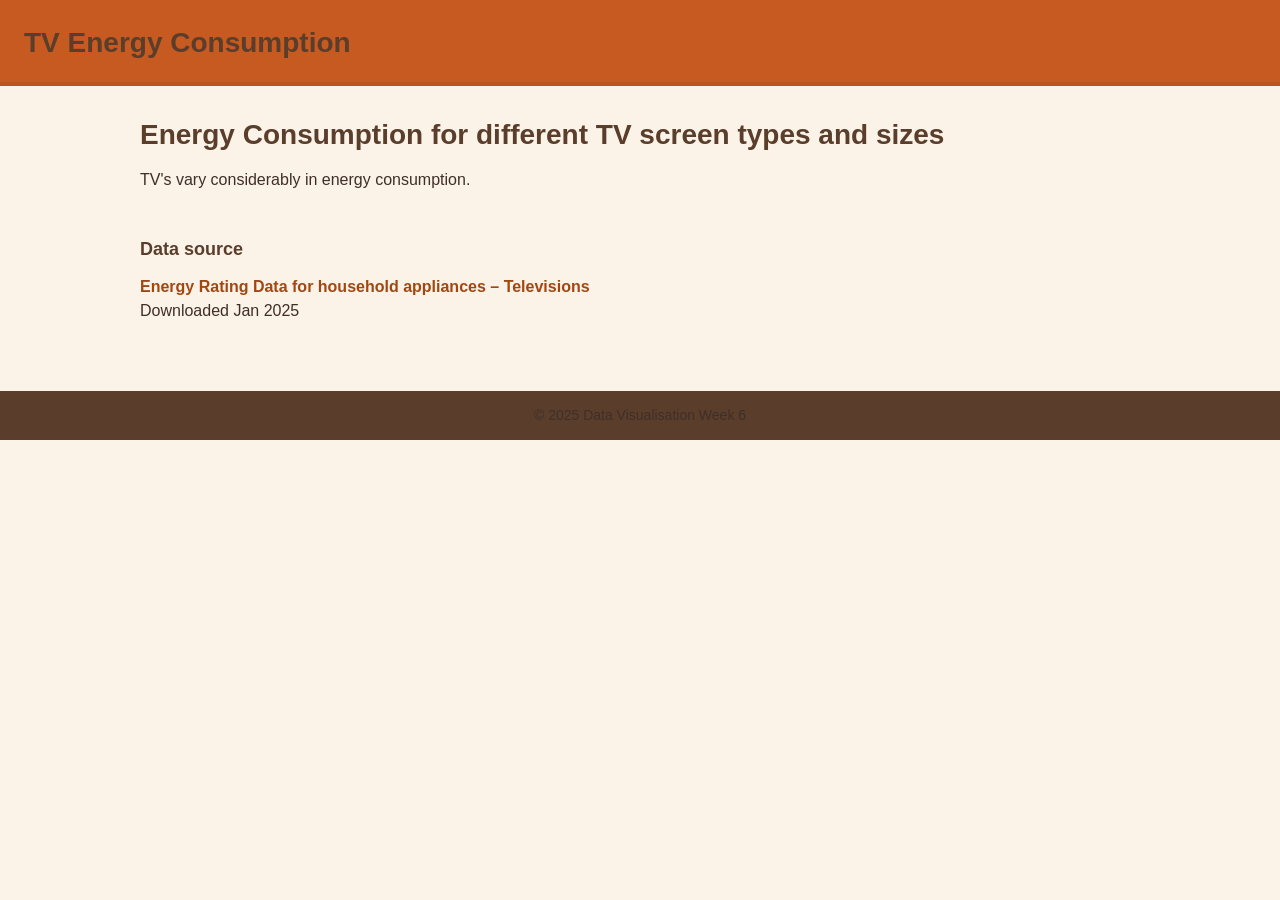
<file: T06/index.html>
<!DOCTYPE html>
<html lang="en">

<head>
    <meta charset="UTF-8">
    <!-- Make the page render correctly on mobile and desktop screens. -->
    <meta name="viewport" content="width=device-width, initial-scale=1.0">
    <title>Responsive D3 Chart</title>
    <!-- Load the shared page layout and chart-specific styles. -->
    <link rel="stylesheet" href="css/base.css">
    <link rel="stylesheet" href="css/visualisations.css">
</head>

<body>
    <!-- Identify the subject of the visualisation. -->
    <header>
        <h1>TV Energy Consumption</h1>
    </header>

    <!-- Present the chart title, filters, charts, and data attribution. -->
    <main>
        <div>
            <h1>Energy Consumption for different TV screen types and sizes</h1>
            <p>TV's vary considerably in energy consumption.</p>

            <!-- JavaScript adds screen-technology filter buttons here. -->
            <div id="filters_screen"></div>

            <!-- JavaScript renders the energy histogram and TV scatterplot here. -->
            <div id="histogram" class="responsive-svg-container"></div>
            <div id="scatterplot" class="responsive-svg-container"></div>

            <!-- Credit the source of the television energy-rating data. -->
            <div class="body">
                <h3>Data source</h3>
                <p>
                    <a href="https://data.gov.au/">
                        Energy Rating Data for household appliances – Televisions
                    </a><br>
                    Downloaded Jan 2025
                </p>
            </div>
        </div>
    </main>

    <!-- Close the page with its course and year attribution. -->
    <footer>
        <p>&copy; 2025 Data Visualisation Week 6</p>
    </footer>

    <!-- Load D3 before the chart code, and load the CSV after its renderers. -->
    <script src="https://d3js.org/d3.v7.min.js"></script>
    <script src="js/shared-constants.js"></script>
    <script src="js/interactions.js"></script>
    <script src="js/histogram.js"></script>
    <script src="js/scatterplot.js"></script>

    <script src="js/load-data.js"></script>
</body>

</html>
</file>
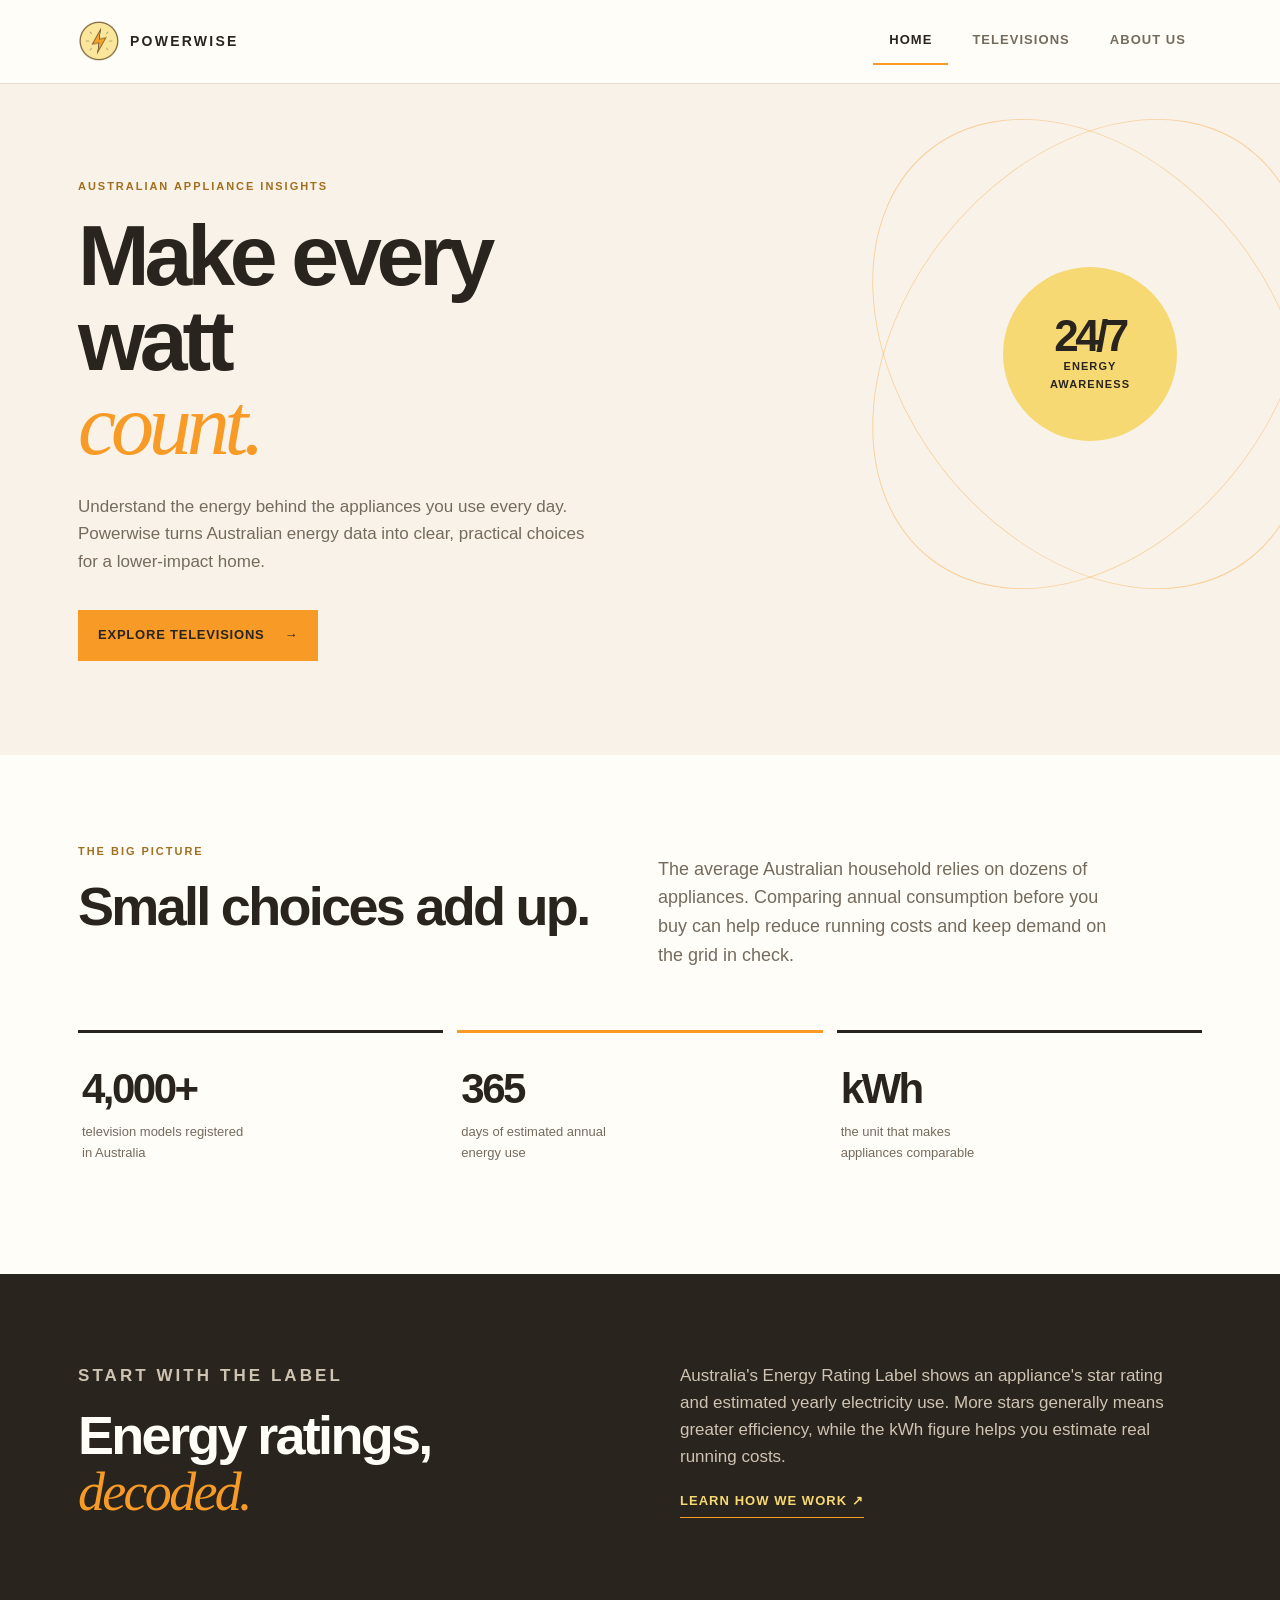
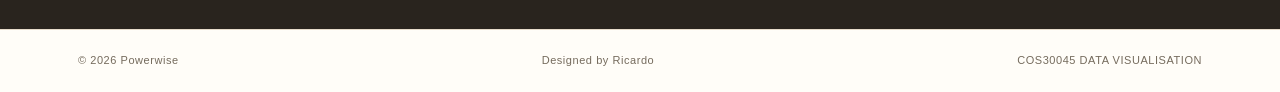
<file: Project_1/src/index.html>
<!DOCTYPE html>
<html lang="en">
<head>
  <meta charset="UTF-8">
  <meta name="viewport" content="width=device-width, initial-scale=1.0">
  <meta name="description" content="Powerwise explores appliance energy consumption in the Australian market.">
  <title>Powerwise | Home</title>
  <link rel="stylesheet" href="style/index.css">
  <script src="script/script.js" defer></script>
</head>
<body data-page="home">
  <header class="site-header">
    <div class="nav-shell">
      <a class="brand" href="index.html" data-page-link="home" aria-label="Powerwise home">
        <img src="images/PowerIcon.png" alt="" class="brand-mark">
        <span>POWERWISE</span>
      </a>
      <nav aria-label="Primary navigation">
        <a href="index.html" data-page-link="home">Home</a>
        <a href="television.html" data-page-link="televisions">Televisions</a>
        <a href="about.html" data-page-link="about">About us</a>
      </nav>
    </div>
  </header>

  <main>
    <section class="hero hero-home">
      <div class="hero-content">
        <p class="eyebrow">AUSTRALIAN APPLIANCE INSIGHTS</p>
        <h1>Make every watt<br><em>count.</em></h1>
        <p class="hero-copy">Understand the energy behind the appliances you use every day. Powerwise turns Australian energy data into clear, practical choices for a lower-impact home.</p>
        <a class="button button-primary" href="television.html" data-page-link="televisions">Explore televisions <span aria-hidden="true">→</span></a>
      </div>
      <div class="hero-orbit" aria-hidden="true">
        <div class="orbit orbit-one"></div><div class="orbit orbit-two"></div>
        <div class="energy-badge"><strong>24/7</strong><span>energy<br>awareness</span></div>
      </div>
    </section>

    <section class="section intro-section">
      <div class="section-heading">
        <p class="eyebrow">THE BIG PICTURE</p>
        <h2>Small choices add up.</h2>
      </div>
      <p class="section-lede">The average Australian household relies on dozens of appliances. Comparing annual consumption before you buy can help reduce running costs and keep demand on the grid in check.</p>
      <div class="stat-grid">
        <article class="stat-card"><span class="stat-number">4,000+</span><span class="stat-label">television models registered in Australia</span></article>
        <article class="stat-card accent-card"><span class="stat-number">365</span><span class="stat-label">days of estimated annual energy use</span></article>
        <article class="stat-card"><span class="stat-number">kWh</span><span class="stat-label">the unit that makes appliances comparable</span></article>
      </div>
    </section>

    <section class="section dark-section">
      <div class="split-content">
        <div>
          <p class="eyebrow eyebrow-light">START WITH THE LABEL</p>
          <h2>Energy ratings,<br><em>decoded.</em></h2>
        </div>
        <div>
          <p>Australia's Energy Rating Label shows an appliance's star rating and estimated yearly electricity use. More stars generally means greater efficiency, while the kWh figure helps you estimate real running costs.</p>
          <a class="text-link" href="about.html" data-page-link="about">Learn how we work <span aria-hidden="true">↗</span></a>
        </div>
      </div>
    </section>
  </main>

  <footer class="site-footer">
    <span>© <span data-year></span> Powerwise</span>
    <span>Designed by Ricardo</span>
    <span>COS30045 DATA VISUALISATION</span>
  </footer>
</body>
</html>
</file>
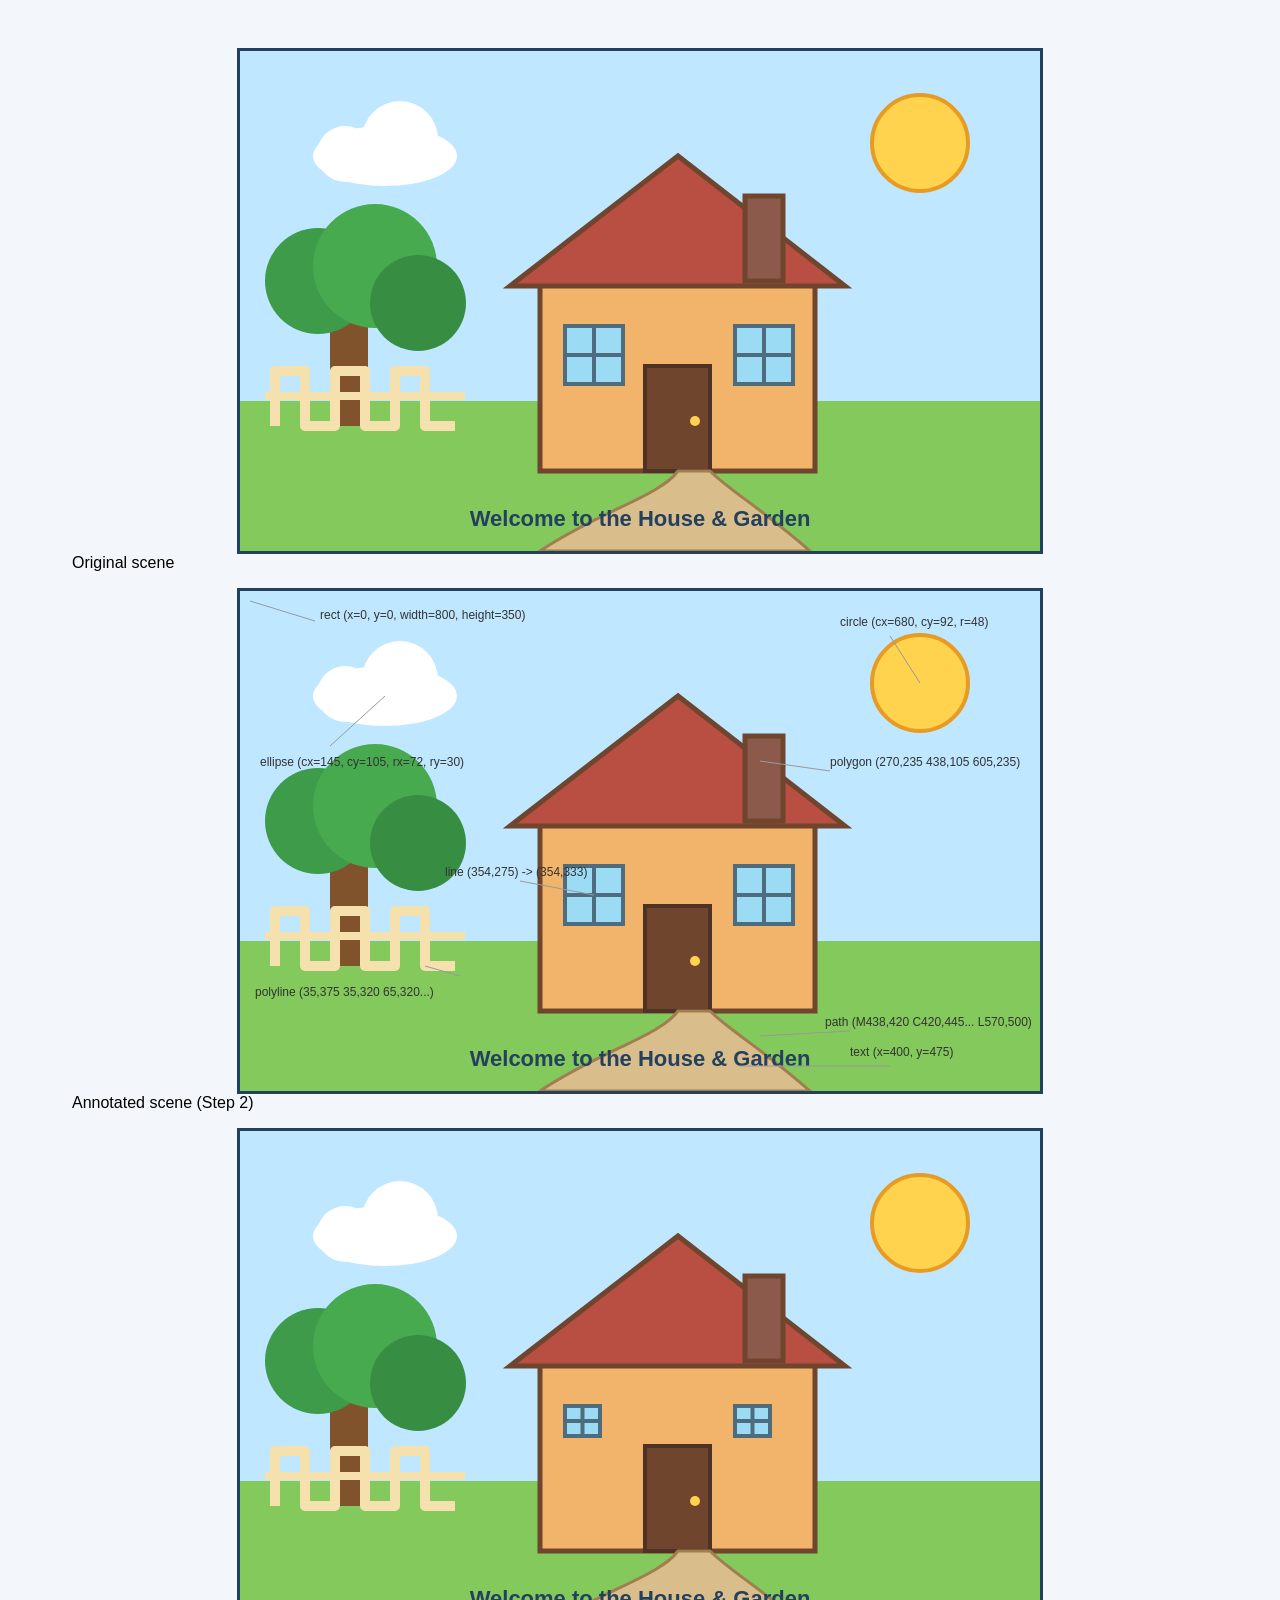
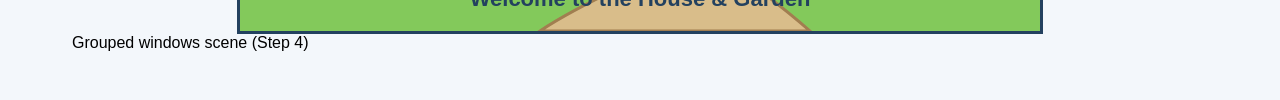
<file: T04/T04-1/index.html>
<!DOCTYPE html>
<html lang="en">
<head>
	<meta charset="UTF-8">
	<meta name="viewport" content="width=device-width, initial-scale=1.0">
	<title>T04 &ndash; SVG House &amp; Garden</title>
	<style>
		body {
			margin: 0;
			padding: 2rem;
			background: #f3f7fb;
			font-family: Arial, sans-serif;
		}

		svg {
			display: block;
			width: min(100%, 800px);
			height: auto;
			margin: 0 auto;
			border: 3px solid #23415f;
			background: #ccecff;
		}

		#scene-annotated #annotations {
			font-size: 12px;
			fill: #333;
			stroke: #999;
			stroke-width: 1;
		}

		#scene-annotated #annotations text,
		#scene-annotated #annotations line {
			pointer-events: none;
		}

		#scene-annotated #annotations text {
			stroke: none;
		}
	</style>
</head>
<body>
	<figure id="scene-original">
	<svg viewBox="0 0 800 500" role="img" aria-labelledby="scene-title scene-description">
		<title id="scene-title">T04 &ndash; SVG House &amp; Garden</title>
		<desc id="scene-description">A sunny garden scene with a blue sky, cloud, tree, fenced house, curved garden path, and grass.</desc>

		<!-- Sky and grass -->
		<rect x="0" y="0" width="800" height="350" fill="#bfe7ff"></rect>
		<rect x="0" y="350" width="800" height="150" fill="#83c95b"></rect>

		<!-- Sun and cloud -->
		<circle cx="680" cy="92" r="48" fill="#ffd34d" stroke="#e89b22" stroke-width="4"></circle>
		<ellipse cx="145" cy="105" rx="72" ry="30" fill="#ffffff"></ellipse>
		<circle cx="105" cy="103" r="28" fill="#ffffff"></circle>
		<circle cx="160" cy="88" r="38" fill="#ffffff"></circle>

		<!-- Tree -->
		<rect x="90" y="245" width="38" height="130" fill="#80532d"></rect>
		<circle cx="78" cy="230" r="53" fill="#3d9b4a"></circle>
		<circle cx="135" cy="215" r="62" fill="#48aa4f"></circle>
		<circle cx="178" cy="252" r="48" fill="#378e43"></circle>

		<!-- House body, roof, and chimney -->
		<rect x="300" y="230" width="275" height="190" fill="#f2b36b" stroke="#70452d" stroke-width="5"></rect>
		<polygon points="270,235 438,105 605,235" fill="#b94f43" stroke="#70452d" stroke-width="5"></polygon>
		<rect x="505" y="145" width="38" height="85" fill="#8b5a4a" stroke="#70452d" stroke-width="5"></rect>

		<!-- Door and windows -->
		<rect x="405" y="315" width="65" height="105" fill="#70452d" stroke="#4e3225" stroke-width="4"></rect>
		<circle cx="455" cy="370" r="5" fill="#ffd34d"></circle>
		<rect x="325" y="275" width="58" height="58" fill="#9cdbf4" stroke="#4e6c7d" stroke-width="4"></rect>
		<line x1="354" y1="275" x2="354" y2="333" stroke="#4e6c7d" stroke-width="4"></line>
		<line x1="325" y1="304" x2="383" y2="304" stroke="#4e6c7d" stroke-width="4"></line>
		<rect x="495" y="275" width="58" height="58" fill="#9cdbf4" stroke="#4e6c7d" stroke-width="4"></rect>
		<line x1="524" y1="275" x2="524" y2="333" stroke="#4e6c7d" stroke-width="4"></line>
		<line x1="495" y1="304" x2="553" y2="304" stroke="#4e6c7d" stroke-width="4"></line>

		<!-- Fence -->
		<polyline points="35,375 35,320 65,320 65,375 95,375 95,320 125,320 125,375 155,375 155,320 185,320 185,375 215,375" fill="none" stroke="#f4e1ad" stroke-width="10" stroke-linejoin="round"></polyline>
		<line x1="25" y1="345" x2="225" y2="345" stroke="#f4e1ad" stroke-width="8"></line>

		<!-- Curved garden path -->
		<path d="M 438 420 C 420 445, 360 460, 300 500 L 570 500 C 525 460, 490 440, 470 420 Z" fill="#d9bd8a" stroke="#a17e50" stroke-width="3"></path>

		<!-- Caption -->
		<text x="400" y="475" text-anchor="middle" font-size="22" font-weight="bold" fill="#23415f">Welcome to the House &amp; Garden</text>
	</svg>
		<figcaption>Original scene</figcaption>
	</figure>

	<figure id="scene-annotated-figure">
	<svg id="scene-annotated" viewBox="0 0 800 500" role="img" aria-labelledby="scene-annotated-title scene-annotated-description">
		<title id="scene-annotated-title">T04 &ndash; SVG House &amp; Garden, annotated</title>
		<desc id="scene-annotated-description">The original house and garden scene with labels identifying SVG shape attributes.</desc>

		<!-- Sky and grass -->
		<rect x="0" y="0" width="800" height="350" fill="#bfe7ff"></rect>
		<rect x="0" y="350" width="800" height="150" fill="#83c95b"></rect>

		<!-- Sun and cloud -->
		<circle cx="680" cy="92" r="48" fill="#ffd34d" stroke="#e89b22" stroke-width="4"></circle>
		<ellipse cx="145" cy="105" rx="72" ry="30" fill="#ffffff"></ellipse>
		<circle cx="105" cy="103" r="28" fill="#ffffff"></circle>
		<circle cx="160" cy="88" r="38" fill="#ffffff"></circle>

		<!-- Tree -->
		<rect x="90" y="245" width="38" height="130" fill="#80532d"></rect>
		<circle cx="78" cy="230" r="53" fill="#3d9b4a"></circle>
		<circle cx="135" cy="215" r="62" fill="#48aa4f"></circle>
		<circle cx="178" cy="252" r="48" fill="#378e43"></circle>

		<!-- House body, roof, and chimney -->
		<rect x="300" y="230" width="275" height="190" fill="#f2b36b" stroke="#70452d" stroke-width="5"></rect>
		<polygon points="270,235 438,105 605,235" fill="#b94f43" stroke="#70452d" stroke-width="5"></polygon>
		<rect x="505" y="145" width="38" height="85" fill="#8b5a4a" stroke="#70452d" stroke-width="5"></rect>

		<!-- Door and windows -->
		<rect x="405" y="315" width="65" height="105" fill="#70452d" stroke="#4e3225" stroke-width="4"></rect>
		<circle cx="455" cy="370" r="5" fill="#ffd34d"></circle>
		<rect x="325" y="275" width="58" height="58" fill="#9cdbf4" stroke="#4e6c7d" stroke-width="4"></rect>
		<line x1="354" y1="275" x2="354" y2="333" stroke="#4e6c7d" stroke-width="4"></line>
		<line x1="325" y1="304" x2="383" y2="304" stroke="#4e6c7d" stroke-width="4"></line>
		<rect x="495" y="275" width="58" height="58" fill="#9cdbf4" stroke="#4e6c7d" stroke-width="4"></rect>
		<line x1="524" y1="275" x2="524" y2="333" stroke="#4e6c7d" stroke-width="4"></line>
		<line x1="495" y1="304" x2="553" y2="304" stroke="#4e6c7d" stroke-width="4"></line>

		<!-- Fence -->
		<polyline points="35,375 35,320 65,320 65,375 95,375 95,320 125,320 125,375 155,375 155,320 185,320 185,375 215,375" fill="none" stroke="#f4e1ad" stroke-width="10" stroke-linejoin="round"></polyline>
		<line x1="25" y1="345" x2="225" y2="345" stroke="#f4e1ad" stroke-width="8"></line>

		<!-- Curved garden path -->
		<path d="M 438 420 C 420 445, 360 460, 300 500 L 570 500 C 525 460, 490 440, 470 420 Z" fill="#d9bd8a" stroke="#a17e50" stroke-width="3"></path>

		<!-- Caption -->
		<text x="400" y="475" text-anchor="middle" font-size="22" font-weight="bold" fill="#23415f">Welcome to the House &amp; Garden</text>

		<g id="annotations">
			<line x1="650" y1="45" x2="680" y2="92"></line>
			<text x="600" y="35">circle (cx=680, cy=92, r=48)</text>

			<line x1="75" y1="30" x2="10" y2="10"></line>
			<text x="80" y="28">rect (x=0, y=0, width=800, height=350)</text>

			<line x1="90" y1="155" x2="145" y2="105"></line>
			<text x="20" y="175">ellipse (cx=145, cy=105, rx=72, ry=30)</text>

			<line x1="280" y1="290" x2="354" y2="304"></line>
			<text x="205" y="285">line (354,275) -&gt; (354,333)</text>

			<line x1="220" y1="385" x2="185" y2="375"></line>
			<text x="15" y="405">polyline (35,375 35,320 65,320...)</text>

			<line x1="590" y1="180" x2="520" y2="170"></line>
			<text x="590" y="175">polygon (270,235 438,105 605,235)</text>

			<line x1="610" y1="440" x2="520" y2="445"></line>
			<text x="585" y="435">path (M438,420 C420,445... L570,500)</text>

			<line x1="650" y1="475" x2="500" y2="475"></line>
			<text x="610" y="465">text (x=400, y=475)</text>
		</g>
	</svg>
		<figcaption>Annotated scene (Step 2)</figcaption>
	</figure>

	<figure id="scene-grouped-figure">
	<svg id="scene-grouped" viewBox="0 0 800 500" role="img" aria-labelledby="scene-grouped-title scene-grouped-description">
		<title id="scene-grouped-title">T04 &ndash; SVG House &amp; Garden, grouped windows</title>
		<desc id="scene-grouped-description">The house and garden scene with both windows created from one reusable SVG group.</desc>

		<!-- Sky and grass -->
		<rect x="0" y="0" width="800" height="350" fill="#bfe7ff"></rect>
		<rect x="0" y="350" width="800" height="150" fill="#83c95b"></rect>

		<!-- Sun and cloud -->
		<circle cx="680" cy="92" r="48" fill="#ffd34d" stroke="#e89b22" stroke-width="4"></circle>
		<ellipse cx="145" cy="105" rx="72" ry="30" fill="#ffffff"></ellipse>
		<circle cx="105" cy="103" r="28" fill="#ffffff"></circle>
		<circle cx="160" cy="88" r="38" fill="#ffffff"></circle>

		<!-- Tree -->
		<rect x="90" y="245" width="38" height="130" fill="#80532d"></rect>
		<circle cx="78" cy="230" r="53" fill="#3d9b4a"></circle>
		<circle cx="135" cy="215" r="62" fill="#48aa4f"></circle>
		<circle cx="178" cy="252" r="48" fill="#378e43"></circle>

		<!-- House body, roof, and chimney -->
		<rect x="300" y="230" width="275" height="190" fill="#f2b36b" stroke="#70452d" stroke-width="5"></rect>
		<polygon points="270,235 438,105 605,235" fill="#b94f43" stroke="#70452d" stroke-width="5"></polygon>
		<rect x="505" y="145" width="38" height="85" fill="#8b5a4a" stroke="#70452d" stroke-width="5"></rect>

		<!-- Door and grouped windows -->
		<rect x="405" y="315" width="65" height="105" fill="#70452d" stroke="#4e3225" stroke-width="4"></rect>
		<circle cx="455" cy="370" r="5" fill="#ffd34d"></circle>
		<defs>
			<!-- One grouped window can be reused without repeating its parts. -->
			<g id="window">
				<rect x="0" y="0" width="35" height="30" fill="#9cdbf4" stroke="#4e6c7d" stroke-width="4"></rect>
				<line x1="17.5" y1="0" x2="17.5" y2="30" stroke="#4e6c7d" stroke-width="4"></line>
				<line x1="0" y1="15" x2="35" y2="15" stroke="#4e6c7d" stroke-width="4"></line>
			</g>
		</defs>
		<!-- These translations place the 35x30 windows at the original window origins. -->
		<use href="#window" transform="translate(325,275)"></use>
		<use href="#window" transform="translate(495,275)"></use>

		<!-- Fence -->
		<polyline points="35,375 35,320 65,320 65,375 95,375 95,320 125,320 125,375 155,375 155,320 185,320 185,375 215,375" fill="none" stroke="#f4e1ad" stroke-width="10" stroke-linejoin="round"></polyline>
		<line x1="25" y1="345" x2="225" y2="345" stroke="#f4e1ad" stroke-width="8"></line>

		<!-- Curved garden path -->
		<path d="M 438 420 C 420 445, 360 460, 300 500 L 570 500 C 525 460, 490 440, 470 420 Z" fill="#d9bd8a" stroke="#a17e50" stroke-width="3"></path>

		<!-- Caption -->
		<text x="400" y="475" text-anchor="middle" font-size="22" font-weight="bold" fill="#23415f">Welcome to the House &amp; Garden</text>
	</svg>
		<figcaption>Grouped windows scene (Step 4)</figcaption>
	</figure>
</body>
</html>
</file>
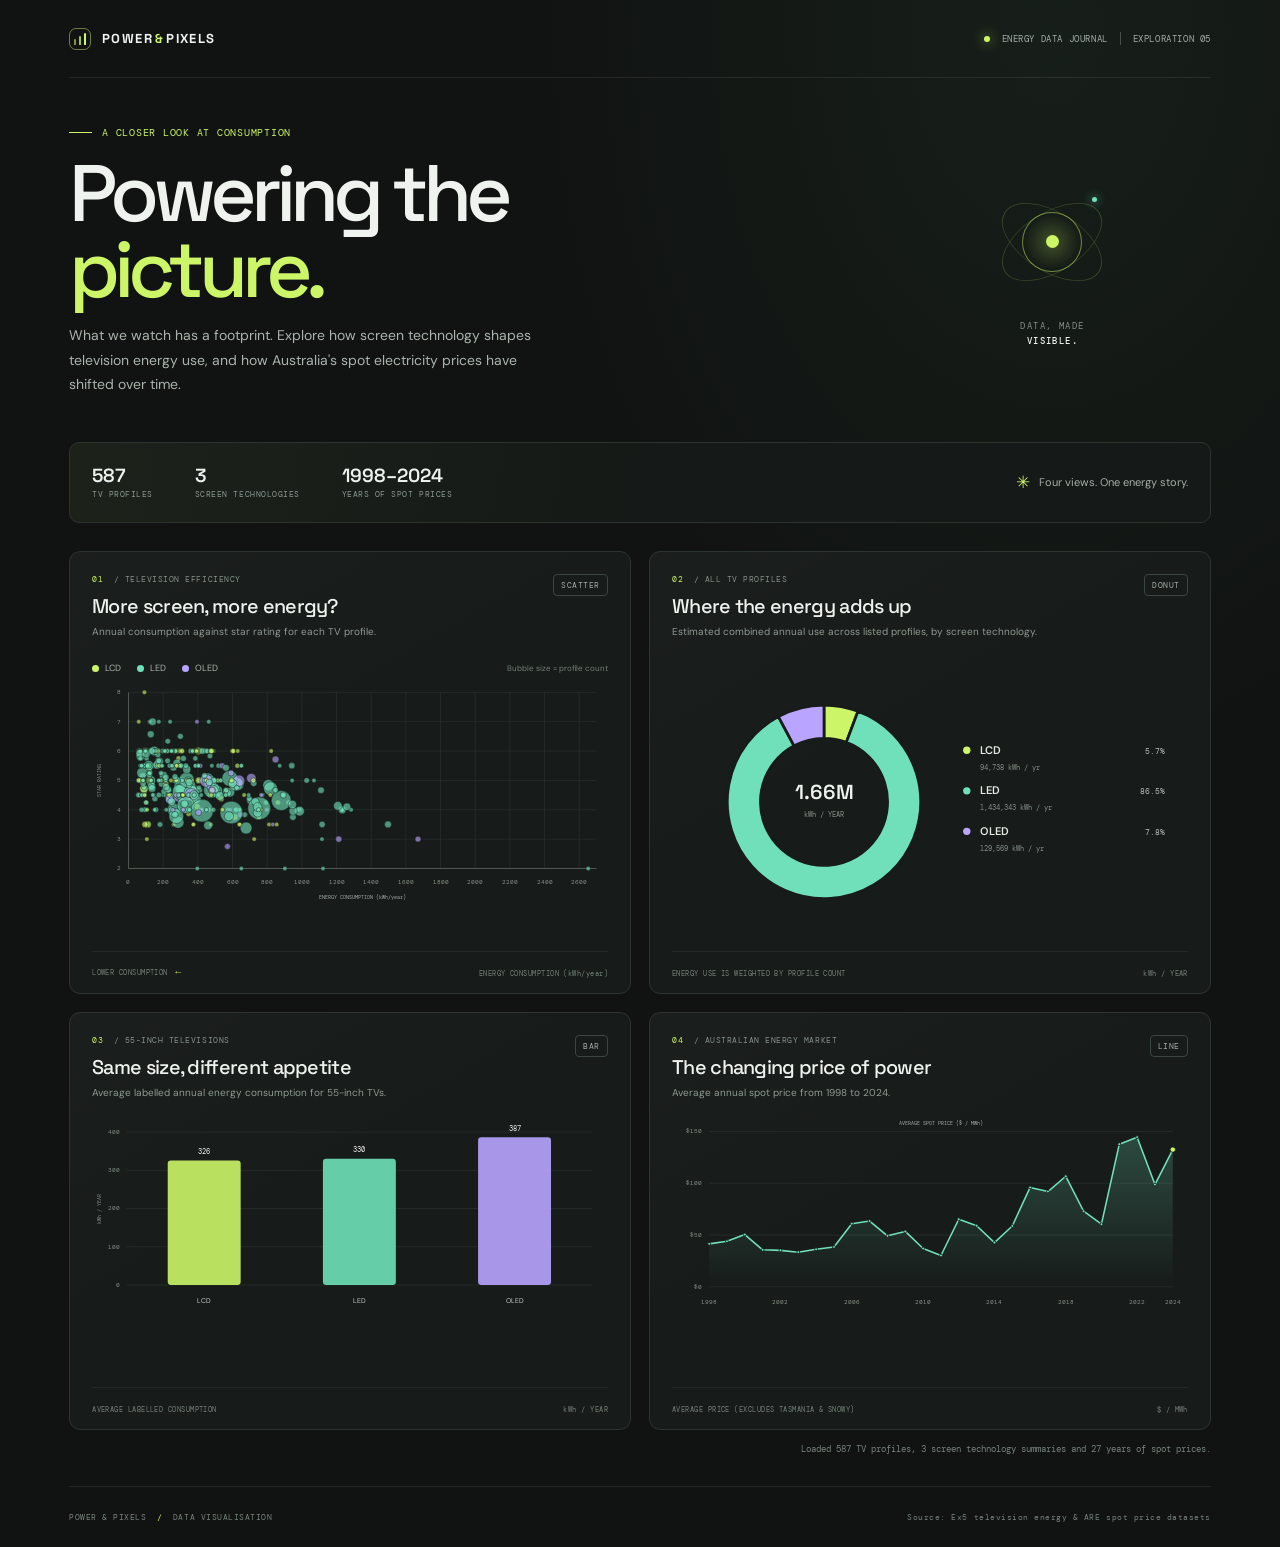
<file: T05/src/index.html>
<!doctype html>
<html lang="en">
  <head>
    <meta charset="utf-8">
    <meta name="viewport" content="width=device-width, initial-scale=1">
    <meta name="description" content="An interactive look at television energy use and Australian electricity spot prices.">
    <title>Power &amp; Pixels | Energy insights</title>
    <link rel="stylesheet" href="./styles.css">
    <script type="module" src="./app.js"></script>
  </head>
  <body>
    <div class="page-shell">
      <header class="topbar">
        <a class="brand" href="#overview" aria-label="Power and Pixels home">
          <span class="brand-mark" aria-hidden="true"><span></span><span></span><span></span></span>
          <span>POWER<span class="brand-amp">&amp;</span>PIXELS</span>
        </a>
        <div class="topbar-meta">
          <span class="live-dot" aria-hidden="true"></span>
          <span>ENERGY DATA JOURNAL</span>
          <span class="topbar-divider" aria-hidden="true"></span>
          <span>EXPLORATION 05</span>
        </div>
      </header>

      <main id="overview">
        <section class="intro">
          <div class="intro-copy">
            <p class="eyebrow"><span class="eyebrow-line"></span> A closer look at consumption</p>
            <h1>Powering the<br><span>picture.</span></h1>
            <p class="intro-text">What we watch has a footprint. Explore how screen technology shapes television energy use, and how Australia's spot electricity prices have shifted over time.</p>
          </div>
          <div class="intro-aside">
            <div class="aside-orbit" aria-hidden="true">
              <span class="orbit orbit-one"></span>
              <span class="orbit orbit-two"></span>
              <span class="orbit-core"><span></span></span>
              <span class="orbit-spark"></span>
            </div>
            <p>DATA, MADE<br><strong>VISIBLE.</strong></p>
          </div>
        </section>

        <section class="summary-strip" aria-label="Dataset overview">
          <div class="summary-item">
            <span class="summary-number" id="profile-count">—</span>
            <span class="summary-label">TV profiles</span>
          </div>
          <div class="summary-item">
            <span class="summary-number">3</span>
            <span class="summary-label">Screen technologies</span>
          </div>
          <div class="summary-item">
            <span class="summary-number" id="year-range">—</span>
            <span class="summary-label">Years of spot prices</span>
          </div>
          <div class="summary-note"><span class="summary-star">✳</span> Four views. One energy story.</div>
        </section>

        <section class="chart-grid" aria-label="Energy data visualizations">
          <article class="chart-card scatter-card">
            <div class="card-heading">
              <div>
                <p class="chart-index">01 <span>/ TELEVISION EFFICIENCY</span></p>
                <h2>More screen, more energy?</h2>
                <p class="chart-description">Annual consumption against star rating for each TV profile.</p>
              </div>
              <span class="chart-type">SCATTER</span>
            </div>
            <div class="chart-legend" aria-label="Screen technology legend">
              <span><i class="legend-dot lcd"></i>LCD</span>
              <span><i class="legend-dot led"></i>LED</span>
              <span><i class="legend-dot oled"></i>OLED</span>
              <span class="legend-size">Bubble size = profile count</span>
            </div>
            <div class="chart-area" id="scatter-chart" role="img" aria-label="Scatter plot of television energy consumption and star rating"></div>
            <footer class="card-footer"><span>LOWER CONSUMPTION <b>←</b></span><span>ENERGY CONSUMPTION (kWh/year)</span></footer>
          </article>

          <article class="chart-card donut-card">
            <div class="card-heading">
              <div>
                <p class="chart-index">02 <span>/ ALL TV PROFILES</span></p>
                <h2>Where the energy adds up</h2>
                <p class="chart-description">Estimated combined annual use across listed profiles, by screen technology.</p>
              </div>
              <span class="chart-type">DONUT</span>
            </div>
            <div class="chart-area donut-area" id="donut-chart" role="img" aria-label="Donut chart of combined television energy use by screen technology"></div>
            <footer class="card-footer"><span>ENERGY USE IS WEIGHTED BY PROFILE COUNT</span><span>kWh / YEAR</span></footer>
          </article>

          <article class="chart-card bar-card">
            <div class="card-heading">
              <div>
                <p class="chart-index">03 <span>/ 55-INCH TELEVISIONS</span></p>
                <h2>Same size, different appetite</h2>
                <p class="chart-description">Average labelled annual energy consumption for 55-inch TVs.</p>
              </div>
              <span class="chart-type">BAR</span>
            </div>
            <div class="chart-area" id="bar-chart" role="img" aria-label="Bar chart of average energy consumption by screen technology for 55-inch televisions"></div>
            <footer class="card-footer"><span>AVERAGE LABELLED CONSUMPTION</span><span>kWh / YEAR</span></footer>
          </article>

          <article class="chart-card line-card">
            <div class="card-heading">
              <div>
                <p class="chart-index">04 <span>/ AUSTRALIAN ENERGY MARKET</span></p>
                <h2>The changing price of power</h2>
                <p class="chart-description">Average annual spot price from 1998 to 2024.</p>
              </div>
              <span class="chart-type">LINE</span>
            </div>
            <div class="chart-area" id="line-chart" role="img" aria-label="Line chart of average Australian electricity spot prices from 1998 to 2024"></div>
            <footer class="card-footer"><span>AVERAGE PRICE (EXCLUDES TASMANIA &amp; SNOWY)</span><span>$ / MWh</span></footer>
          </article>
        </section>

        <p class="data-status" id="data-status" role="status">Loading the Ex5 datasets…</p>
      </main>

      <footer class="site-footer">
        <span>POWER &amp; PIXELS <span class="footer-separator">/</span> DATA VISUALISATION</span>
        <span>Source: Ex5 television energy &amp; ARE spot price datasets</span>
      </footer>
    </div>
  </body>
</html>
</file>
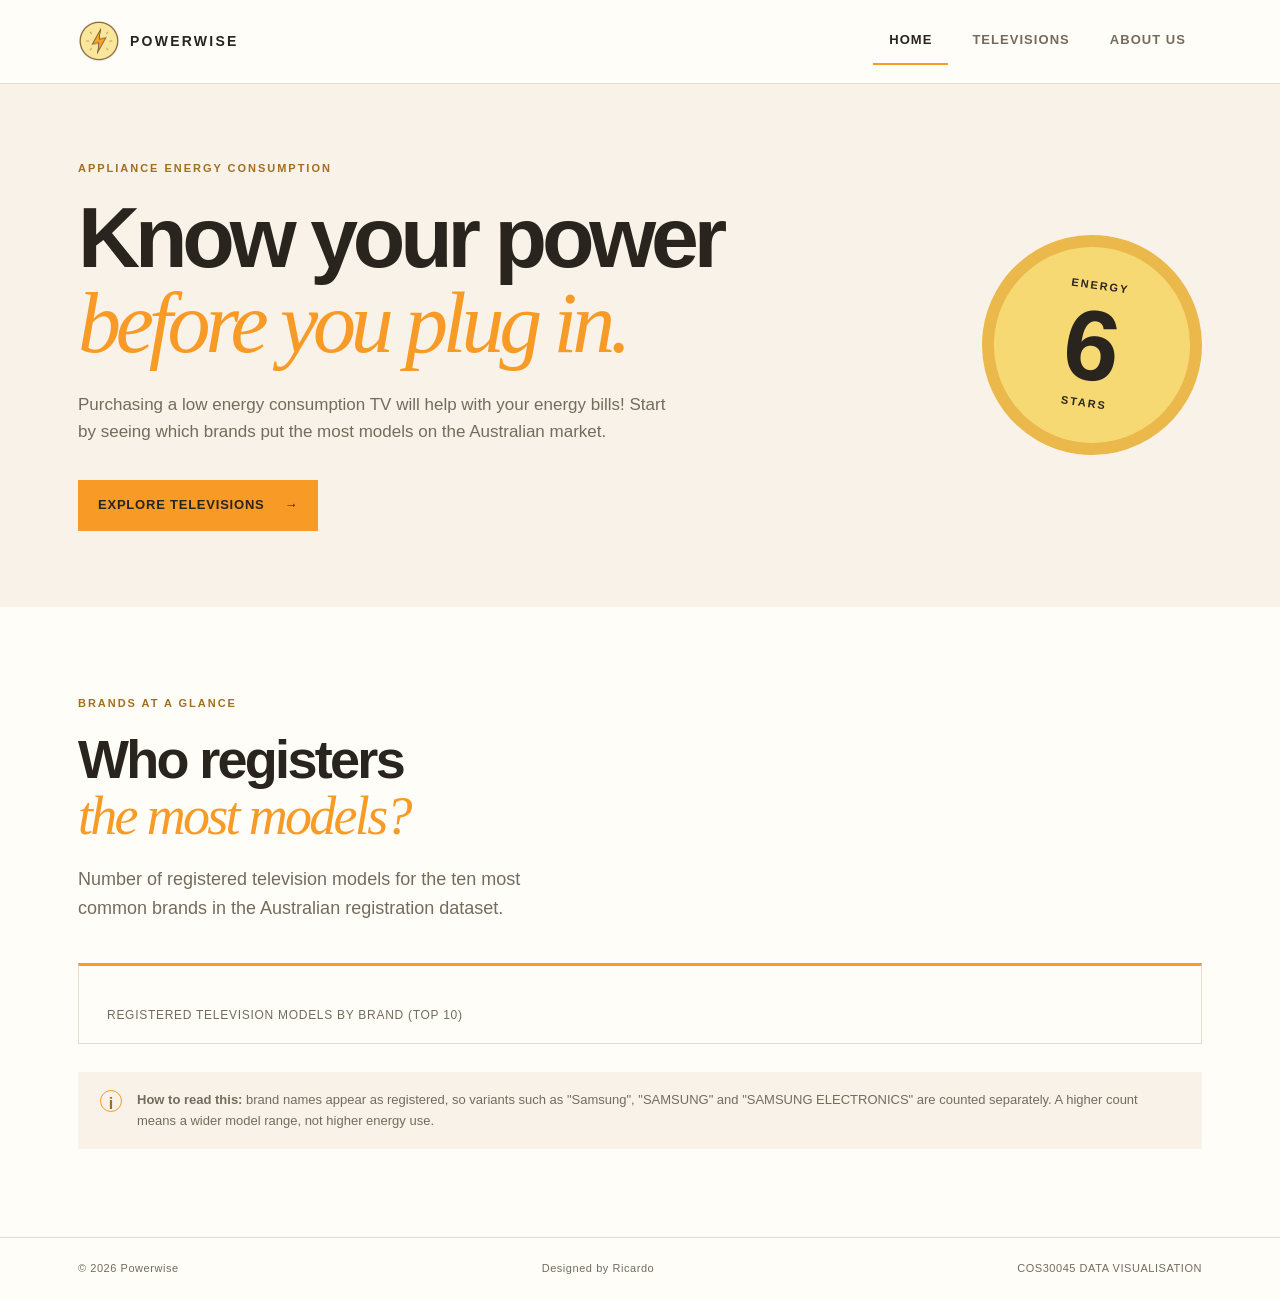
<file: T04/T04-2/src/index.html>
<!DOCTYPE html>
<html lang="en">
<head>
  <meta charset="UTF-8">
  <meta name="viewport" content="width=device-width, initial-scale=1.0">
  <meta name="description" content="Powerwise explores appliance energy consumption in the Australian market.">
  <title>Powerwise | Home</title>
  <link rel="stylesheet" href="style/index.css">
  <script src="script/script.js" defer></script>
</head>
<body data-page="home">
  <header class="site-header">
    <div class="nav-shell">
      <a class="brand" href="index.html" data-page-link="home" aria-label="Powerwise home">
        <img src="images/PowerIcon.png" alt="" class="brand-mark">
        <span>POWERWISE</span>
      </a>
      <nav aria-label="Primary navigation">
        <a href="index.html" data-page-link="home">Home</a>
        <a href="television.html" data-page-link="televisions">Televisions</a>
        <a href="about.html" data-page-link="about">About us</a>
      </nav>
    </div>
  </header>

  <main>
    <section class="page-hero">
      <div>
        <p class="eyebrow">APPLIANCE ENERGY CONSUMPTION</p>
        <h1>Know your power<br><em>before you plug in.</em></h1>
        <p class="hero-copy">Purchasing a low energy consumption TV will help with your energy bills! Start by seeing which brands put the most models on the Australian market.</p>
        <a class="button button-primary" href="television.html" data-page-link="televisions">Explore televisions <span aria-hidden="true">→</span></a>
      </div>
      <div class="rating-visual" aria-label="Illustration of a six star energy rating"><span>ENERGY</span><strong>6</strong><small>STARS</small></div>
    </section>

    <section class="section">
      <div class="section-heading">
        <p class="eyebrow">BRANDS AT A GLANCE</p>
        <h2>Who registers<br><em>the most models?</em></h2>
        <p class="section-lede">Number of registered television models for the ten most common brands in the Australian registration dataset.</p>
      </div>

      <!-- T04-7: Bar chart of TV models per brand (top 10) -->
      <figure class="chart-card">
        <div class="responsive-svg-container"></div>
        <figcaption>Registered television models by brand (top 10)</figcaption>
      </figure>

      <div class="data-note"><span class="note-icon">i</span><p><strong>How to read this:</strong> brand names appear as registered, so variants such as "Samsung", "SAMSUNG" and "SAMSUNG ELECTRONICS" are counted separately. A higher count means a wider model range, not higher energy use.</p></div>
    </section>
  </main>

  <footer class="site-footer"><span>© <span data-year></span> Powerwise</span><span>Designed by Ricardo</span><span>COS30045 DATA VISUALISATION</span></footer>

  <!-- Load D3 first, then the loader, then the chart function -->
  <script src="https://d3js.org/d3.v7.min.js"></script>
  <script src="./script/t04-4-load.js"></script> <!-- loads CSV, then calls createBarChart -->
  <script src="./script/t04-5-bars.js"></script> <!-- defines createBarChart -->
</body>
</html>
</file>
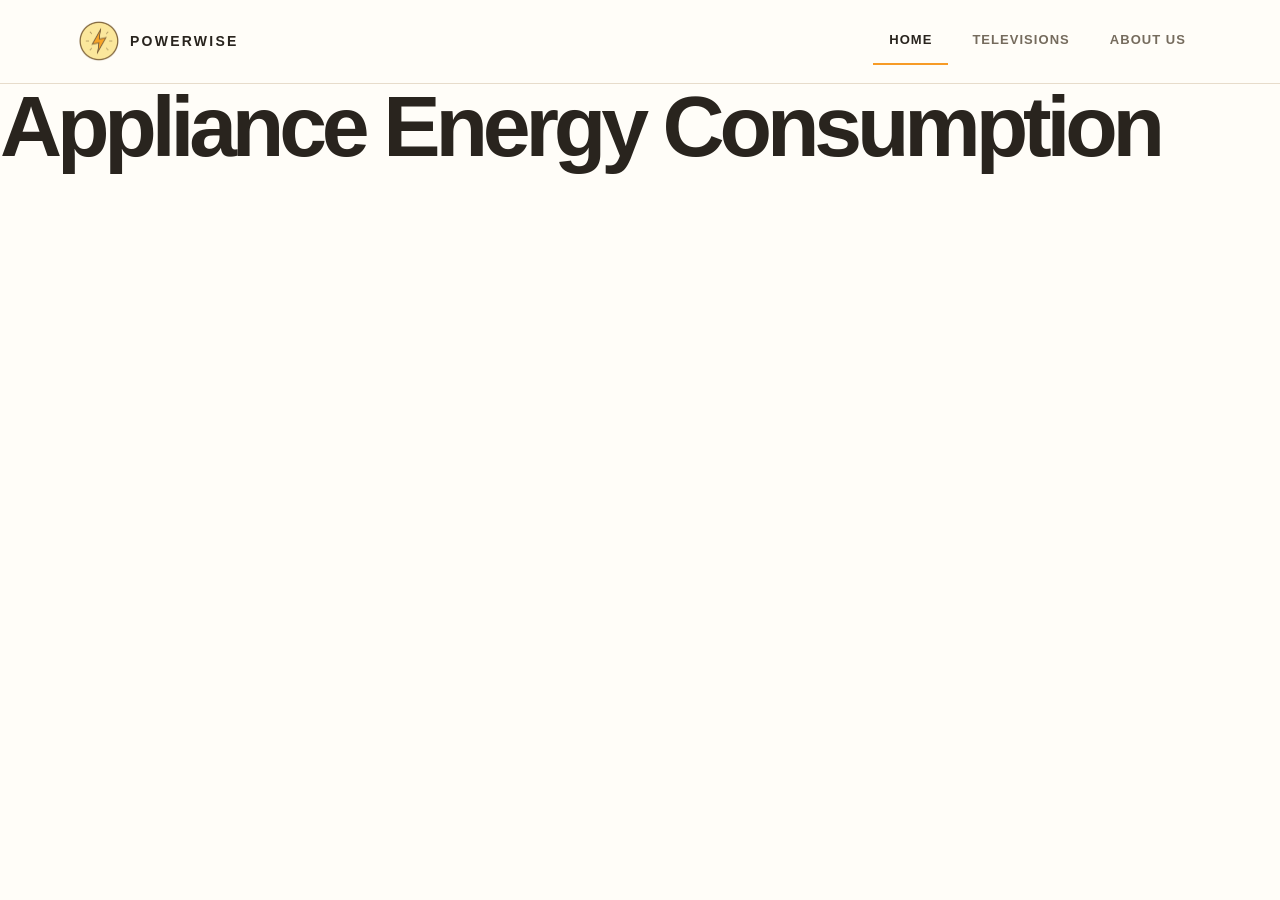
<file: Week_4/T04-2/src/index.html>
<!DOCTYPE html>
<html lang="en">
<head>
  <meta charset="UTF-8">
  <meta name="viewport" content="width=device-width, initial-scale=1.0">
  <meta name="description" content="Powerwise explores appliance energy consumption in the Australian market.">
  <title>Powerwise | Home</title>
  <link rel="stylesheet" href="style/index.css">
  <script src="script/script.js" defer></script>
</head>
<body data-page="home">
  <header class="site-header">
    <section class="nav-shell">
      <a class="brand" href="index.html" data-page-link="home" aria-label="Powerwise home">
        <img src="images/PowerIcon.png" alt="" class="brand-mark">
        <span>POWERWISE</span>
      </a>
      <nav aria-label="Primary navigation">
        <a href="index.html" data-page-link="home">Home</a>
        <a href="television.html" data-page-link="televisions">Televisions</a>
        <a href="about.html" data-page-link="about">About us</a>
      </nav>
    </section>
  </header>

  <h1>Appliance Energy Consumption</h1>

  <div id="content"></div>

  <!-- Give the SVG a size so shapes can be seen -->
  <svg width="300" height="150"></svg>

  <!-- Load D3 first, then your D3 code file -->
  <script src="https://d3js.org/d3.v7.min.js"></script>
  <script src="./script/energy-d3.js"></script>
</body>
</html>
</file>
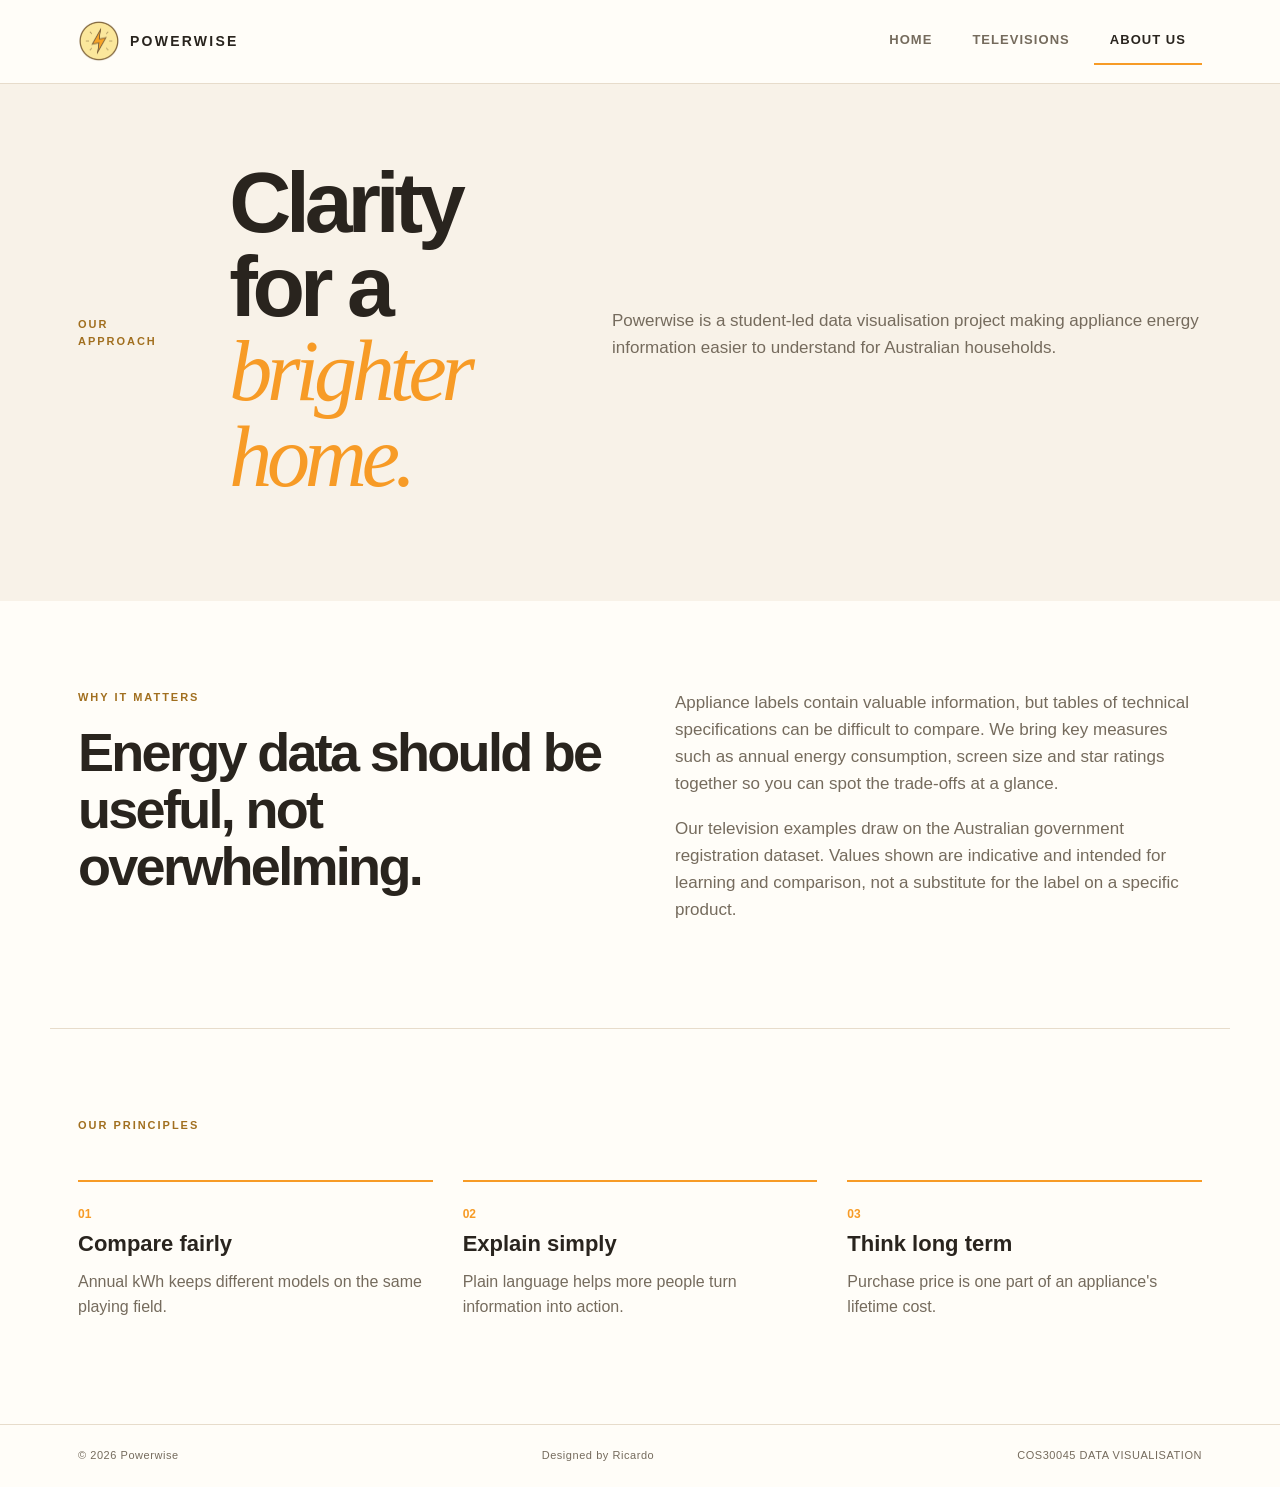
<file: Project_1/src/about.html>
<!DOCTYPE html>
<html lang="en">
<head>
  <meta charset="UTF-8">
  <meta name="viewport" content="width=device-width, initial-scale=1.0">
  <meta name="description" content="Learn about Powerwise and appliance energy consumption in Australia.">
  <title>Powerwise | About us</title>
  <link rel="stylesheet" href="style/index.css">
  <script src="script/script.js" defer></script>
</head>
<body data-page="about">
  <header class="site-header">
    <div class="nav-shell">
      <a class="brand" href="index.html" data-page-link="home" aria-label="Powerwise home"><img src="images/PowerIcon.png" alt="" class="brand-mark"><span>POWERWISE</span></a>
      <nav aria-label="Primary navigation"><a href="index.html" data-page-link="home">Home</a><a href="television.html" data-page-link="televisions">Televisions</a><a href="about.html" data-page-link="about">About us</a></nav>
    </div>
  </header>
  <main>
    <section class="page-hero">
      <p class="eyebrow">OUR APPROACH</p>
      <h1>Clarity for a<br><em>brighter home.</em></h1>
      <p class="hero-copy">Powerwise is a student-led data visualisation project making appliance energy information easier to understand for Australian households.</p>
    </section>
    <section class="section about-grid">
      <div><p class="eyebrow">WHY IT MATTERS</p><h2>Energy data should be useful, not overwhelming.</h2></div>
      <div class="body-copy"><p>Appliance labels contain valuable information, but tables of technical specifications can be difficult to compare. We bring key measures such as annual energy consumption, screen size and star ratings together so you can spot the trade-offs at a glance.</p><p>Our television examples draw on the Australian government registration dataset. Values shown are indicative and intended for learning and comparison, not a substitute for the label on a specific product.</p></div>
    </section>
    <section class="section principles-section">
      <p class="eyebrow">OUR PRINCIPLES</p>
      <div class="principle-grid">
        <article><span class="principle-no">01</span><h3>Compare fairly</h3><p>Annual kWh keeps different models on the same playing field.</p></article>
        <article><span class="principle-no">02</span><h3>Explain simply</h3><p>Plain language helps more people turn information into action.</p></article>
        <article><span class="principle-no">03</span><h3>Think long term</h3><p>Purchase price is one part of an appliance's lifetime cost.</p></article>
      </div>
    </section>
  </main>
  <footer class="site-footer"><span>© <span data-year></span> Powerwise</span><span>Designed by Ricardo</span><span>COS30045 DATA VISUALISATION</span></footer>
</body>
</html>
</file>
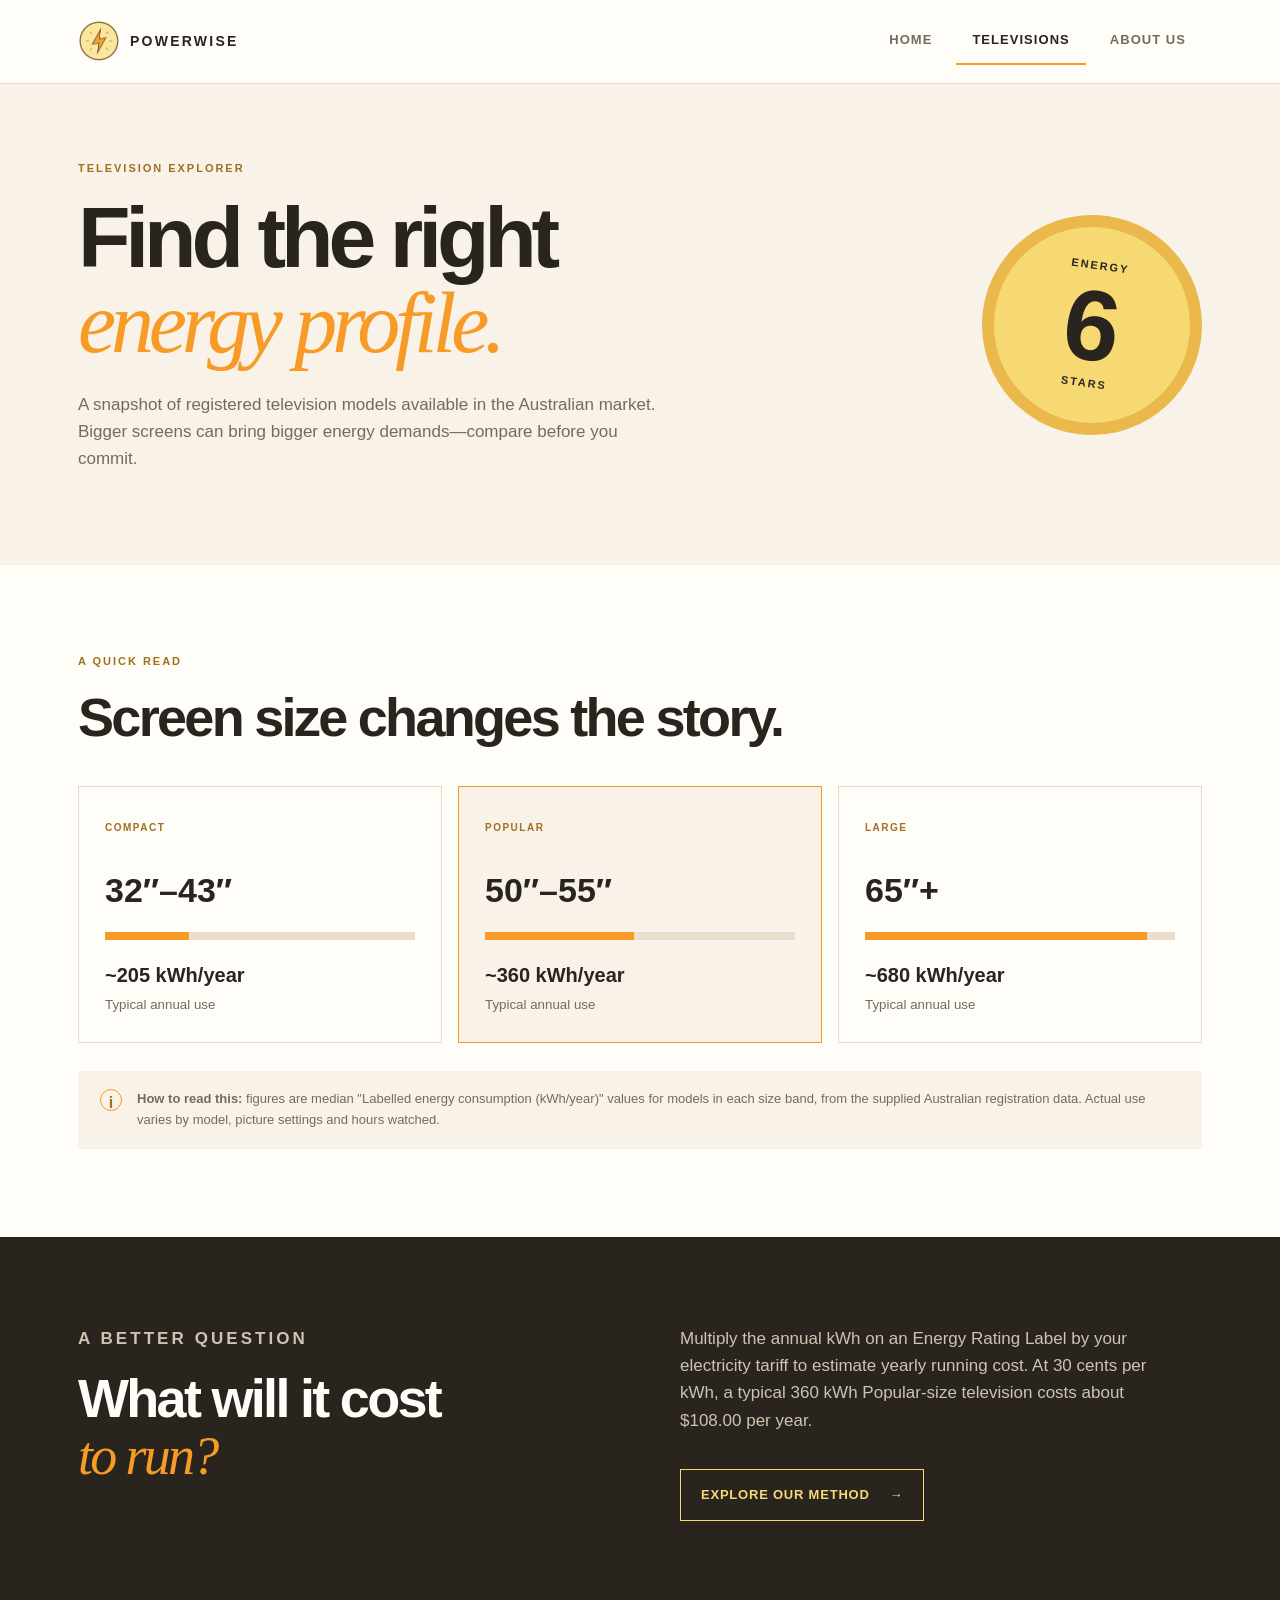
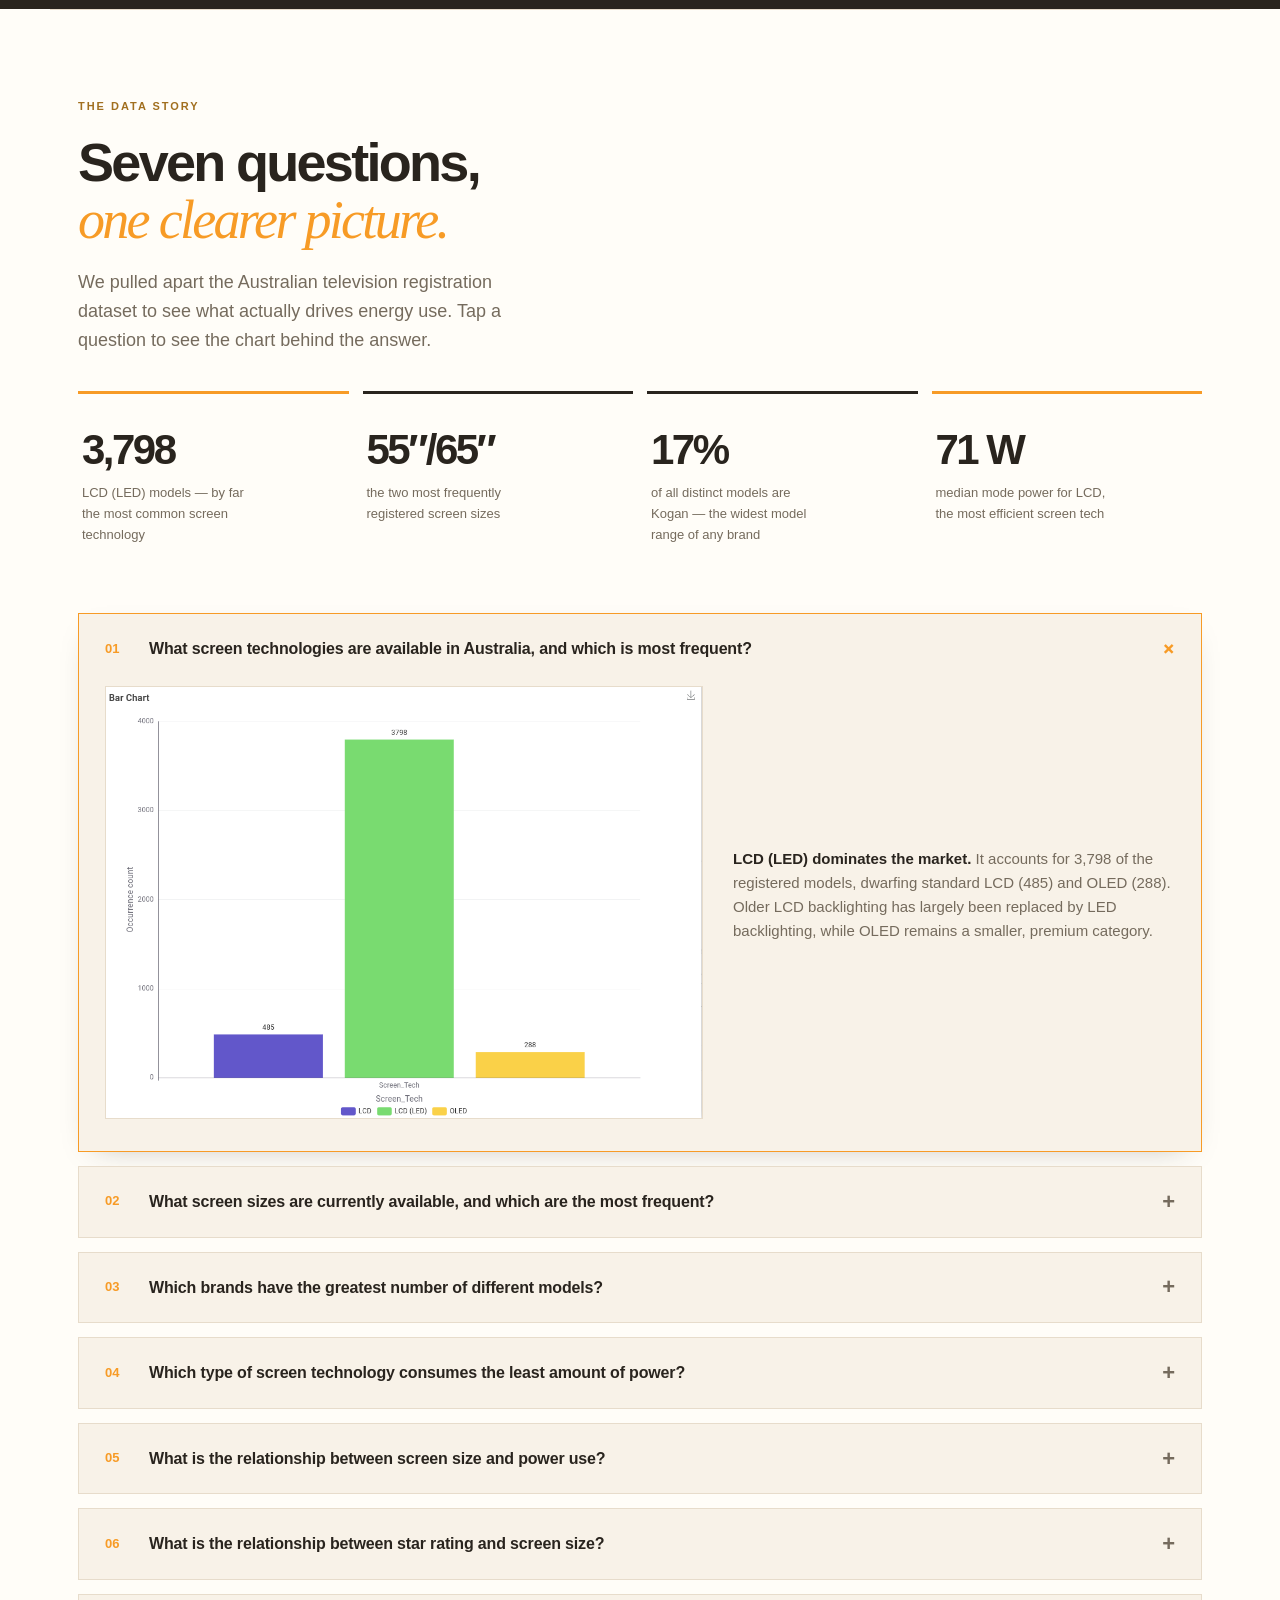
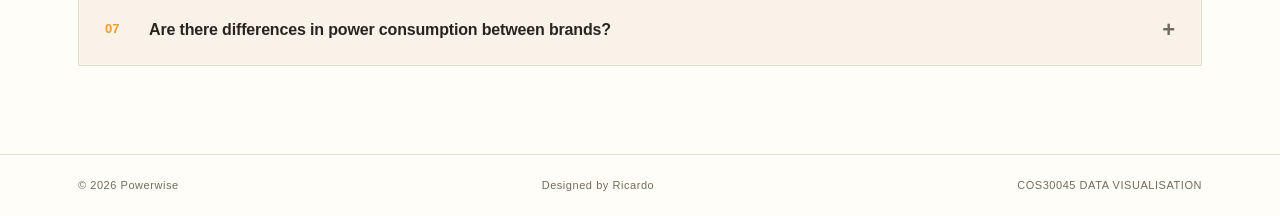
<file: Project_1/src/television.html>
<!DOCTYPE html>
<html lang="en">
<head>
  <meta charset="UTF-8">
  <meta name="viewport" content="width=device-width, initial-scale=1.0">
  <meta name="description" content="Explore television energy consumption and star ratings in Australia.">
  <title>Powerwise | Televisions</title>
  <link rel="stylesheet" href="style/index.css">
  <script src="script/script.js" defer></script>
</head>
<body data-page="televisions">
  <header class="site-header"><div class="nav-shell"><a class="brand" href="index.html" data-page-link="home" aria-label="Powerwise home"><img src="images/PowerIcon.png" alt="" class="brand-mark"><span>POWERWISE</span></a><nav aria-label="Primary navigation"><a href="index.html" data-page-link="home">Home</a><a href="television.html" data-page-link="televisions">Televisions</a><a href="about.html" data-page-link="about">About us</a></nav></div></header>
  <main>
    <section class="page-hero television-hero">
      <div><p class="eyebrow">TELEVISION EXPLORER</p><h1>Find the right<br><em>energy profile.</em></h1><p class="hero-copy">A snapshot of registered television models available in the Australian market. Bigger screens can bring bigger energy demands—compare before you commit.</p></div>
      <div class="rating-visual" aria-label="Illustration of a six star energy rating"><span>ENERGY</span><strong>6</strong><small>STARS</small></div>
    </section>
    <section class="section">
      <div class="section-heading"><p class="eyebrow">A QUICK READ</p><h2>Screen size changes the story.</h2></div>
      <div class="comparison-grid">
        <article class="comparison-card"><span class="screen-tag">COMPACT</span><h3>32″–43″</h3><p class="meter"><i style="width: 27%"></i></p><strong>~205 kWh/year</strong><small>Typical annual use</small></article>
        <article class="comparison-card featured"><span class="screen-tag">POPULAR</span><h3>50″–55″</h3><p class="meter"><i style="width: 48%"></i></p><strong>~360 kWh/year</strong><small>Typical annual use</small></article>
        <article class="comparison-card"><span class="screen-tag">LARGE</span><h3>65″+</h3><p class="meter"><i style="width: 91%"></i></p><strong>~680 kWh/year</strong><small>Typical annual use</small></article>
      </div>
      <div class="data-note"><span class="note-icon">i</span><p><strong>How to read this:</strong> figures are median "Labelled energy consumption (kWh/year)" values for models in each size band, from the supplied Australian registration data. Actual use varies by model, picture settings and hours watched.</p></div>
    </section>
    <section class="section dark-section">
      <div class="split-content"><div><p class="eyebrow eyebrow-light">A BETTER QUESTION</p><h2>What will it cost<br><em>to run?</em></h2></div><div><p>Multiply the annual kWh on an Energy Rating Label by your electricity tariff to estimate yearly running cost. At 30 cents per kWh, a typical 360 kWh Popular-size television costs about $108.00 per year.</p><a class="button button-outline" href="about.html" data-page-link="about">Explore our method <span aria-hidden="true">→</span></a></div></div>
    </section>


    <section class="section insights-section" id="insights">
      <div class="section-heading">
        <p class="eyebrow">THE DATA STORY</p>
        <h2>Seven questions,<br><em>one clearer picture.</em></h2>
        <p class="section-lede">We pulled apart the Australian television registration dataset to see what actually drives energy use. Tap a question to see the chart behind the answer.</p>
      </div>

      <div class="stat-grid insight-stat-grid">
        <article class="stat-card accent-card"><span class="stat-number">3,798</span><span class="stat-label">LCD (LED) models — by far the most common screen technology</span></article>
        <article class="stat-card"><span class="stat-number">55″/65″</span><span class="stat-label">the two most frequently registered screen sizes</span></article>
        <article class="stat-card"><span class="stat-number">17%</span><span class="stat-label">of all distinct models are Kogan — the widest model range of any brand</span></article>
        <article class="stat-card accent-card"><span class="stat-number">71 W</span><span class="stat-label">median mode power for LCD, the most efficient screen tech</span></article>
      </div>

      <div class="insight-list">

        <details class="insight-item" open>
          <summary><span class="insight-no">01</span><span class="insight-q">What screen technologies are available in Australia, and which is most frequent?</span><span class="insight-toggle" aria-hidden="true">+</span></summary>
          <div class="insight-body">
            <figure class="insight-figure"><img src="images/1.png" alt="Bar chart of television counts by screen technology: LCD, LCD (LED) and OLED"></figure>
            <div class="insight-answer"><p><strong>LCD (LED) dominates the market.</strong> It accounts for 3,798 of the registered models, dwarfing standard LCD (485) and OLED (288). Older LCD backlighting has largely been replaced by LED backlighting, while OLED remains a smaller, premium category.</p></div>
          </div>
        </details>

        <details class="insight-item">
          <summary><span class="insight-no">02</span><span class="insight-q">What screen sizes are currently available, and which are the most frequent?</span><span class="insight-toggle" aria-hidden="true">+</span></summary>
          <div class="insight-body">
            <figure class="insight-figure"><img src="images/2.png" alt="Table of screen size occurrence counts, led by 55 and 65 inch models"></figure>
            <div class="insight-answer"><p><strong>55″ and 65″ are the sweet spot.</strong> Both sizes register 767 models each, ahead of 75″ (626), 85″ (356) and the more compact 43″ (281). These mid-to-large sizes represent the current mainstream of the Australian market.</p></div>
          </div>
        </details>

        <details class="insight-item">
          <summary><span class="insight-no">03</span><span class="insight-q">Which brands have the greatest number of different models?</span><span class="insight-toggle" aria-hidden="true">+</span></summary>
          <div class="insight-body">
            <figure class="insight-figure"><img src="images/3.png" alt="Pie chart of television models by brand: Samsung, Kogan, LG, Hisense and Other"></figure>
            <div class="insight-answer"><p><strong>Kogan carries the widest model range,</strong> with 808 distinct models — 17.05% of the market — ahead of LG (723) and Hisense (327). Samsung's slice is the largest by total registrations (1,196), but Kogan lists more different models than any single competitor, with a long tail of smaller brands making up the remaining "Other" share of 1,686 models.</p></div>
          </div>
        </details>

        <details class="insight-item">
          <summary><span class="insight-no">04</span><span class="insight-q">Which type of screen technology consumes the least amount of power?</span><span class="insight-toggle" aria-hidden="true">+</span></summary>
          <div class="insight-body">
            <figure class="insight-figure"><img src="images/4.png" alt="Bar chart of median mode power by screen technology"></figure>
            <div class="insight-answer"><p><strong>LCD is the most power-efficient</strong> screen technology, with a median mode power of 71.02 W. LCD (LED) sits in the middle at 106.20 W, while OLED draws the most at 112.70 W — the trade-off for its deeper contrast and richer colour.</p></div>
          </div>
        </details>

        <details class="insight-item">
          <summary><span class="insight-no">05</span><span class="insight-q">What is the relationship between screen size and power use?</span><span class="insight-toggle" aria-hidden="true">+</span></summary>
          <div class="insight-body">
            <figure class="insight-figure"><img src="images/5.png" alt="Scatter plot of screen size in inches against average mode power"></figure>
            <div class="insight-answer"><p><strong>Bigger screens use more power.</strong> The scatter plot shows a clear upward trend — as screen size climbs from around 20″ to 115″, average mode power climbs with it, from under 50 W up to several hundred watts. Screen size is the single strongest driver of energy use in the dataset.</p></div>
          </div>
        </details>

        <details class="insight-item">
          <summary><span class="insight-no">06</span><span class="insight-q">What is the relationship between star rating and screen size?</span><span class="insight-toggle" aria-hidden="true">+</span></summary>
          <div class="insight-body">
            <figure class="insight-figure"><img src="images/6.png" alt="Scatter plot of screen size in inches against star rating index"></figure>
            <div class="insight-answer"><p><strong>No clear relationship.</strong> Star ratings are scattered fairly evenly across every screen size, from 20″ to 115″. A bigger TV doesn't systematically score higher or lower — efficiency rating depends far more on the individual model's technology and engineering than on its size.</p></div>
          </div>
        </details>

        <details class="insight-item">
          <summary><span class="insight-no">07</span><span class="insight-q">Are there differences in power consumption between brands?</span><span class="insight-toggle" aria-hidden="true">+</span></summary>
          <div class="insight-body">
            <figure class="insight-figure"><img src="images/Extra.png" alt="Scatter plot of average mode power across television brands"></figure>
            <div class="insight-answer"><p><strong>Brand isn't a reliable signal for power use.</strong> Every major brand — Samsung, LG, TCL, Hisense, Kogan and the rest — shows the same wide spread of power draw, from very low to very high. Power consumption tracks screen size and technology, not who made the television.</p></div>
          </div>
        </details>

      </div>
    </section>
  </main>
  <footer class="site-footer"><span>© <span data-year></span> Powerwise</span><span>Designed by Ricardo</span><span>COS30045 DATA VISUALISATION</span></footer>
</body>
</html>
</file>
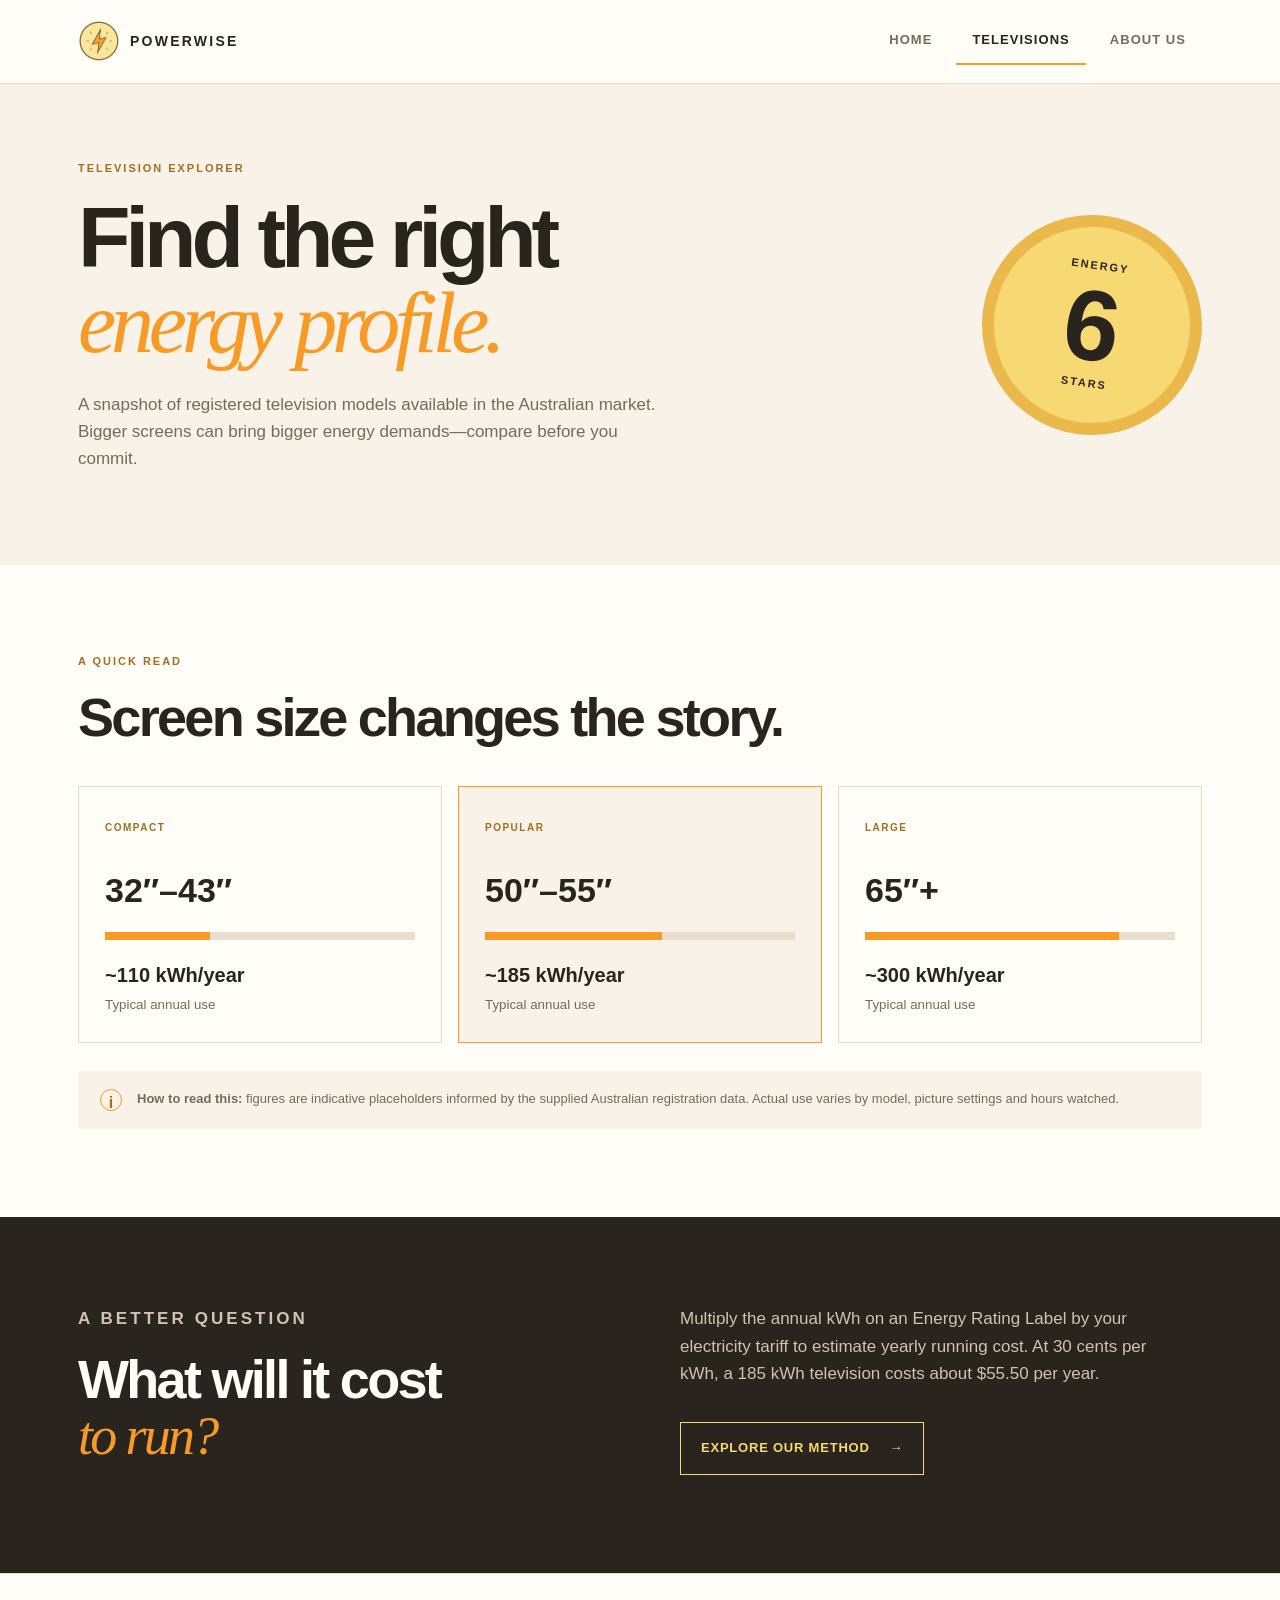
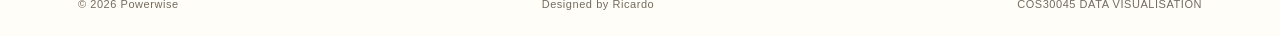
<file: Week_2/src/television.html>
<!DOCTYPE html>
<html lang="en">
<head>
  <meta charset="UTF-8">
  <meta name="viewport" content="width=device-width, initial-scale=1.0">
  <meta name="description" content="Explore television energy consumption and star ratings in Australia.">
  <title>Powerwise | Televisions</title>
  <link rel="stylesheet" href="style/index.css">
  <script src="script/script.js" defer></script>
</head>
<body data-page="televisions">
  <header class="site-header"><div class="nav-shell"><a class="brand" href="index.html" data-page-link="home" aria-label="Powerwise home"><img src="images/PowerIcon.png" alt="" class="brand-mark"><span>POWERWISE</span></a><nav aria-label="Primary navigation"><a href="index.html" data-page-link="home">Home</a><a href="television.html" data-page-link="televisions">Televisions</a><a href="about.html" data-page-link="about">About us</a></nav></div></header>
  <main>
    <section class="page-hero television-hero">
      <div><p class="eyebrow">TELEVISION EXPLORER</p><h1>Find the right<br><em>energy profile.</em></h1><p class="hero-copy">A snapshot of registered television models available in the Australian market. Bigger screens can bring bigger energy demands—compare before you commit.</p></div>
      <div class="rating-visual" aria-label="Illustration of a six star energy rating"><span>ENERGY</span><strong>6</strong><small>STARS</small></div>
    </section>
    <section class="section">
      <div class="section-heading"><p class="eyebrow">A QUICK READ</p><h2>Screen size changes the story.</h2></div>
      <div class="comparison-grid">
        <article class="comparison-card"><span class="screen-tag">COMPACT</span><h3>32″–43″</h3><p class="meter"><i style="width: 34%"></i></p><strong>~110 kWh/year</strong><small>Typical annual use</small></article>
        <article class="comparison-card featured"><span class="screen-tag">POPULAR</span><h3>50″–55″</h3><p class="meter"><i style="width: 57%"></i></p><strong>~185 kWh/year</strong><small>Typical annual use</small></article>
        <article class="comparison-card"><span class="screen-tag">LARGE</span><h3>65″+</h3><p class="meter"><i style="width: 82%"></i></p><strong>~300 kWh/year</strong><small>Typical annual use</small></article>
      </div>
      <div class="data-note"><span class="note-icon">i</span><p><strong>How to read this:</strong> figures are indicative placeholders informed by the supplied Australian registration data. Actual use varies by model, picture settings and hours watched.</p></div>
    </section>
    <section class="section dark-section">
      <div class="split-content"><div><p class="eyebrow eyebrow-light">A BETTER QUESTION</p><h2>What will it cost<br><em>to run?</em></h2></div><div><p>Multiply the annual kWh on an Energy Rating Label by your electricity tariff to estimate yearly running cost. At 30 cents per kWh, a 185 kWh television costs about $55.50 per year.</p><a class="button button-outline" href="about.html" data-page-link="about">Explore our method <span aria-hidden="true">→</span></a></div></div>
    </section>
  </main>
  <footer class="site-footer"><span>© <span data-year></span> Powerwise</span><span>Designed by Ricardo</span><span>COS30045 DATA VISUALISATION</span></footer>
</body>
</html>
</file>
<file: T06/css/base.css>
/* Main site stylesheet — layout, typography and theme colors */
:root {
    --accent: #c65a20;
    /* warm orange */
    --accent-dark: #a14812;
    --bg: #fbf2e8;
    /* light cream */
    --surface: #ffffff;
    --text: #5a3e2b;
    /* dark brown */
    --muted: #6b5e53;
    --radius: 8px;
}

/* Page reset and basic typography */
html,
body {
    height: 100%;
}

body {
    margin: 0;
    font-family: 'Roboto', 'Helvetica Neue', Arial, sans-serif;
    background: var(--bg);
    color: var(--text);
    -webkit-font-smoothing: antialiased;
    -moz-osx-font-smoothing: grayscale;
    line-height: 1.5;
}

a {
    color: var(--accent-dark);
    text-decoration: none;
}

a:hover {
    text-decoration: underline;
}

/* Header */
header {
    background: var(--accent);
    color: white;
    padding: 22px 24px;
    box-shadow: inset 0 -4px 0 rgba(0, 0, 0, 0.06);
}

header h1 {
    margin: 0;
    font-size: 28px;
    font-weight: 700;
}

/* Main content area */
main {
    padding: 28px 24px;
}

main>div {
    max-width: 1000px;
    margin: 0 auto;
}

h1,
h2,
h3 {
    color: var(--text);
    margin: 0 0 12px 0;
}

h1 {
    font-size: 28px;
}

h2 {
    font-size: 22px;
}

h3 {
    font-size: 18px;
}

p {
    margin: 0 0 16px 0;
    color: #3f2f28;
}

/* Filters/buttons */
#filters_screen {
    display: flex;
    gap: 12px;
    flex-wrap: wrap;
    margin: 14px 0 18px 0;
}

/* Filter buttons — use classes so we can toggle active state */
#filters_screen .filter {
    border: none;
    background: var(--accent);
    /* dark orange by default */
    color: white;
    padding: 8px 14px;
    border-radius: 8px;
    cursor: pointer;
    font-weight: 600;
    box-shadow: 0 2px 0 rgba(0, 0, 0, 0.08);
}

/* Active filter: pale background, dark text */
#filters_screen .filter.active {
    background: #f3d9b9;
    /* pale/light orange */
    color: var(--text);
}

#filters_screen .filter:focus {
    outline: 2px solid rgba(0, 0, 0, 0.08);
}

/* Chart container - keep a little spacing */
.responsive-svg-container {
    width: 100%;
    max-width: 1000px;
    margin-bottom: 28px;
}

/* Data source note */
.body {
    margin-top: 10px;
    color: #3f2f28;
}

.body a {
    color: var(--accent-dark);
    font-weight: 600;
}

/* Footer */
footer {
    background: #5a3e2b;
    /* dark brown */
    color: #ffffff;
    padding: 14px 24px;
    margin-top: 24px;
}

footer p {
    margin: 0;
    text-align: center;
    font-size: 14px;
}

/* Small utility */
.lead {
    font-size: 16px;
    color: #4a362e;
}

@media screen and (max-width:596px) {
    header h1 {
        font-size: 20px;
    }

    main {
        padding: 18px 14px;
    }

    #filters_screen button {
        padding: 8px 10px;
    }
}
</file>
<file: T06/css/visualisations.css>
/* Responsive container of the svg element */
.responsive-svg-container {
    width: 100%;
    max-width: 1000px;
}

@media screen and (max-width: 596px) {
    .responsive-svg-container {
        margin-bottom: 20px;
    }
}

.axis-label {
    font-family: 'Roboto', sans-serif;
    font-size: 14px;
    fill: #5a3e2b;
    /* Dark brown */
}

/* Code based on Dufour and Meeks (2024) */
</file>
<file: Project_1/src/style/index.css>
:root { --ink:#29241e; --muted:#756b5d; --cream:#f8f2e8; --paper:#fffdf8; --gold:#f7d973; --orange:#f79b26; --line:#e7dccb; --dark:#29241e; }
* { box-sizing:border-box; }
html { scroll-behavior:smooth; }
body { margin:0; color:var(--ink); background:var(--paper); font-family:Arial, Helvetica, sans-serif; line-height:1.6; }
a { color:inherit; text-decoration:none; }
.site-header { border-bottom:1px solid var(--line); background:rgba(255,253,248,.96); position:relative; z-index:2; }
.nav-shell { align-items:center; display:flex; justify-content:space-between; margin:auto; max-width:1180px; padding:18px 28px; }
.brand { align-items:center; display:flex; font-size:14px; font-weight:800; gap:10px; letter-spacing:.16em; }
.brand-mark { height:42px; width:42px; }
nav { display:flex; gap:8px; }
nav a { border-bottom:2px solid transparent; color:var(--muted); font-size:13px; font-weight:700; letter-spacing:.08em; padding:12px 16px; text-transform:uppercase; transition:color .2s, border-color .2s, background .2s; }
nav a:hover, nav a:focus-visible { background:var(--cream); color:var(--ink); }
nav a.active { border-color:var(--orange); color:var(--ink); }
.hero, .page-hero { background:var(--cream); }
.hero { display:flex; min-height:510px; overflow:hidden; padding:94px max(28px, calc((100% - 1124px)/2)); position:relative; }
.hero-content { max-width:570px; position:relative; z-index:1; }
.eyebrow { color:#a16f1f; font-size:11px; font-weight:800; letter-spacing:.18em; margin:0 0 18px; }
h1,h2,h3,p { margin-top:0; }
h1 { font-size:clamp(48px, 7vw, 86px); letter-spacing:-.06em; line-height:.98; margin-bottom:26px; }
h2 { font-size:clamp(34px, 5vw, 54px); letter-spacing:-.05em; line-height:1.05; margin-bottom:20px; }
h3 { font-size:22px; margin-bottom:8px; }
em { color:var(--orange); font-family:Georgia, serif; font-weight:400; }
.hero-copy { color:var(--muted); font-size:17px; max-width:530px; }
.button { display:inline-flex; font-size:13px; font-weight:800; gap:20px; letter-spacing:.06em; margin-top:18px; padding:15px 20px; text-transform:uppercase; transition:transform .2s, background .2s; }
.button:hover { transform:translateY(-2px); }
.button-primary { background:var(--orange); color:var(--ink); }
.button-primary:hover { background:var(--gold); }
.button-outline { border:1px solid var(--gold); color:var(--gold); }
.hero-orbit { height:520px; position:absolute; right:-70px; top:10px; width:520px; }
.orbit { border:1px solid rgba(247,155,38,.4); border-radius:50%; height:100%; position:absolute; width:100%; }
.orbit-one { transform:rotate(38deg) scale(.72,1); }.orbit-two { transform:rotate(-38deg) scale(.72,1); }
.energy-badge { align-items:center; background:var(--gold); border-radius:50%; display:flex; flex-direction:column; height:174px; justify-content:center; left:173px; position:absolute; top:173px; width:174px; }
.energy-badge strong { font-size:44px; letter-spacing:-.08em; line-height:1; }.energy-badge span { font-size:11px; font-weight:bold; letter-spacing:.1em; text-align:center; text-transform:uppercase; }
.section { margin:auto; max-width:1180px; padding:88px 28px; }.intro-section { display:grid; gap:36px; grid-template-columns:1fr 1fr; }.section-lede { color:var(--muted); font-size:18px; margin:12px 0 0; max-width:470px; }
.stat-grid { display:grid; gap:14px; grid-column:1/-1; grid-template-columns:repeat(3,1fr); margin-top:24px; }.stat-card { border-top:3px solid var(--ink); padding:22px 4px; }.accent-card { border-color:var(--orange); }.stat-number { display:block; font-size:42px; font-weight:800; letter-spacing:-.06em; }.stat-label { color:var(--muted); display:block; font-size:13px; max-width:170px; }
.dark-section { background:var(--dark); color:var(--paper); max-width:none; padding-left:max(28px, calc((100% - 1124px)/2)); padding-right:max(28px, calc((100% - 1124px)/2)); }.split-content { display:grid; gap:80px; grid-template-columns:1fr 1fr; margin:auto; max-width:1124px; }.dark-section p { color:#cfc3b2; font-size:17px; max-width:500px; }.eyebrow-light { color:var(--gold); }.text-link { border-bottom:1px solid var(--orange); color:var(--gold); display:inline-block; font-size:13px; font-weight:bold; letter-spacing:.08em; padding-bottom:5px; text-transform:uppercase; }
.page-hero { align-items:center; display:flex; gap:70px; justify-content:space-between; min-height:400px; padding:76px max(28px, calc((100% - 1124px)/2)); }.page-hero .hero-copy { max-width:590px; }
.about-grid { display:grid; gap:70px; grid-template-columns:1fr 1fr; }.body-copy { color:var(--muted); font-size:17px; }.principles-section { border-top:1px solid var(--line); }.principle-grid { display:grid; gap:30px; grid-template-columns:repeat(3,1fr); margin-top:45px; }.principle-grid article { border-top:2px solid var(--orange); padding-top:18px; }.principle-no { color:var(--orange); font-size:12px; font-weight:bold; }.principle-grid p { color:var(--muted); }
.rating-visual { align-items:center; background:var(--gold); border:12px solid #eab84b; border-radius:50%; display:flex; flex-direction:column; flex:none; height:220px; justify-content:center; transform:rotate(8deg); width:220px; }.rating-visual span,.rating-visual small { font-size:11px; font-weight:bold; letter-spacing:.18em; }.rating-visual strong { font-size:100px; line-height:1; }
.comparison-grid { display:grid; gap:16px; grid-template-columns:repeat(3,1fr); margin-top:40px; }.comparison-card { border:1px solid var(--line); padding:26px; }.comparison-card.featured { background:var(--cream); border-color:var(--orange); }.screen-tag { color:#a16f1f; font-size:10px; font-weight:bold; letter-spacing:.15em; }.comparison-card h3 { font-size:34px; margin:25px 0 14px; }.comparison-card strong { display:block; font-size:20px; }.comparison-card small { color:var(--muted); }.meter { background:#eadfce; height:8px; margin:0 0 19px; }.meter i { background:var(--orange); display:block; height:100%; }
.data-note { align-items:flex-start; background:var(--cream); display:flex; gap:15px; margin-top:28px; padding:18px 22px; }.data-note p { color:var(--muted); font-size:13px; margin:0; }.note-icon { border:1px solid var(--orange); border-radius:50%; color:#a16f1f; flex:none; font-weight:bold; height:22px; text-align:center; width:22px; }
.insights-section { border-top:1px solid var(--line); }
.insight-stat-grid { grid-template-columns:repeat(4,1fr); margin-top:36px; }
.insight-list { display:grid; gap:14px; margin-top:46px; }
.insight-item { background:var(--cream); border:1px solid var(--line); overflow:hidden; transition:border-color .2s, box-shadow .2s; }
.insight-item[open] { border-color:var(--orange); box-shadow:0 10px 30px -18px rgba(41,36,30,.35); }
.insight-item summary { align-items:center; cursor:pointer; display:flex; gap:18px; list-style:none; padding:22px 26px; }
.insight-item summary::-webkit-details-marker { display:none; }
.insight-item summary::marker { content:""; }
.insight-item summary:hover .insight-q { color:#a16f1f; }
.insight-no { color:var(--orange); flex:none; font-size:13px; font-weight:800; width:26px; }
.insight-q { color:var(--ink); flex:1; font-size:16px; font-weight:700; letter-spacing:-.01em; transition:color .2s; }
.insight-toggle { color:var(--muted); flex:none; font-size:22px; font-weight:800; line-height:1; transition:transform .25s, color .2s; }
.insight-item[open] .insight-toggle { color:var(--orange); transform:rotate(45deg); }
.insight-body { display:grid; gap:30px; grid-template-columns:1.15fr .85fr; padding:2px 26px 32px; }
.insight-figure { background:var(--paper); border:1px solid var(--line); margin:0; overflow:hidden; }
.insight-figure img { display:block; width:100%; }
.insight-answer { align-self:center; color:var(--muted); font-size:15px; }
.insight-answer strong { color:var(--ink); }
@media (max-width:900px) { .insight-stat-grid { grid-template-columns:repeat(2,1fr); } .insight-body { grid-template-columns:1fr; } }
@media (max-width:700px) { .insight-stat-grid { grid-template-columns:1fr; } .insight-item summary { padding:18px; } .insight-body { padding:0 18px 24px; } .insight-q { font-size:15px; } }
.site-footer { border-top:1px solid var(--line); color:var(--muted); display:flex; font-size:11px; justify-content:space-between; letter-spacing:.05em; padding:22px max(28px, calc((100% - 1124px)/2)); }
@media (max-width:700px) { .nav-shell, .site-footer { align-items:flex-start; flex-direction:column; gap:15px; }.nav-shell nav { flex-wrap:wrap; gap:0; }.nav-shell nav a { padding:7px 9px 7px 0; }.hero { min-height:590px; padding-top:65px; }.hero-orbit { opacity:.5; right:-170px; top:270px; transform:scale(.7); }.intro-section,.about-grid,.split-content { gap:28px; grid-template-columns:1fr; }.stat-grid,.principle-grid,.comparison-grid { grid-template-columns:1fr; }.page-hero { align-items:flex-start; flex-direction:column; gap:30px; min-height:520px; padding-top:65px; }.rating-visual { height:150px; width:150px; }.rating-visual strong { font-size:68px; }.dark-section { padding-bottom:65px; padding-top:65px; } }
</file>
<file: T05/src/styles.css>
@import url("https://fonts.googleapis.com/css2?family=DM+Mono:wght@400;500&family=DM+Sans:wght@400;500;600;700&family=Space+Grotesk:wght@400;500;600;700&display=swap");

:root {
  color-scheme: dark;
  --page: #101312;
  --panel: #171b19;
  --panel-raised: #1d2320;
  --line: #2c3430;
  --muted: #8b9790;
  --text: #eff3ef;
  --lime: #cdf568;
  --mint: #6fe0ba;
  --violet: #b9a4ff;
  --orange: #ffa96e;
  --mono: "DM Mono", monospace;
  --sans: "DM Sans", sans-serif;
  --display: "Space Grotesk", sans-serif;
}

* {
  box-sizing: border-box;
}

html {
  scroll-behavior: smooth;
}

body {
  min-width: 320px;
  margin: 0;
  background:
    radial-gradient(ellipse at 82% 2%, rgb(107 167 115 / 8%), transparent 32rem),
    var(--page);
  color: var(--text);
  font-family: var(--sans);
  -webkit-font-smoothing: antialiased;
}

.page-shell {
  width: min(1440px, 100%);
  margin: 0 auto;
  padding: 0 5.4%;
}

.topbar {
  height: 78px;
  display: flex;
  align-items: center;
  justify-content: space-between;
  border-bottom: 1px solid rgb(255 255 255 / 8%);
}

.brand {
  display: inline-flex;
  align-items: center;
  gap: 11px;
  color: var(--text);
  font-family: var(--display);
  font-size: 13px;
  font-weight: 700;
  letter-spacing: .105em;
  text-decoration: none;
}

.brand-amp {
  color: var(--lime);
  margin: 0 2px;
}

.brand-mark {
  width: 22px;
  height: 22px;
  display: flex;
  align-items: flex-end;
  gap: 3px;
  padding: 4px;
  border: 1px solid rgb(205 245 104 / 48%);
  border-radius: 7px;
}

.brand-mark span {
  flex: 1;
  border-radius: 2px 2px 1px 1px;
  background: var(--lime);
}

.brand-mark span:nth-child(1) { height: 45%; opacity: .58; }
.brand-mark span:nth-child(2) { height: 75%; opacity: .78; }
.brand-mark span:nth-child(3) { height: 100%; }

.topbar-meta,
.chart-type,
.chart-index,
.card-footer,
.summary-label,
.site-footer {
  font-family: var(--mono);
  letter-spacing: .065em;
}

.topbar-meta {
  display: flex;
  align-items: center;
  gap: 12px;
  color: #a3ada7;
  font-size: 9px;
}

.live-dot {
  width: 6px;
  height: 6px;
  border-radius: 50%;
  background: var(--lime);
  box-shadow: 0 0 12px rgb(205 245 104 / 75%);
}

.topbar-divider {
  width: 1px;
  height: 13px;
  background: #46504a;
}

.intro {
  min-height: 337px;
  display: flex;
  align-items: center;
  justify-content: space-between;
  padding: 48px 0 45px;
}

.eyebrow {
  display: flex;
  align-items: center;
  gap: 10px;
  margin: 0 0 16px;
  color: var(--lime);
  font-family: var(--mono);
  font-size: 10px;
  letter-spacing: .075em;
  text-transform: uppercase;
}

.eyebrow-line {
  display: inline-block;
  width: 23px;
  height: 1px;
  background: var(--lime);
}

h1,
h2,
p {
  margin-top: 0;
}

h1 {
  margin-bottom: 16px;
  font-family: var(--display);
  font-size: clamp(48px, 6.3vw, 80px);
  font-weight: 500;
  letter-spacing: -.075em;
  line-height: .95;
}

h1 span {
  color: var(--lime);
}

.intro-text {
  max-width: 490px;
  margin: 0;
  color: #aab4ad;
  font-size: 14px;
  line-height: 1.75;
}

.intro-aside {
  min-width: 180px;
  display: grid;
  justify-items: center;
  margin-right: 6%;
}

.intro-aside p {
  margin: 8px 0 0;
  color: #849087;
  font-family: var(--mono);
  font-size: 9px;
  letter-spacing: .16em;
  line-height: 1.7;
  text-align: center;
}

.intro-aside strong {
  color: var(--text);
  font-weight: 500;
}

.aside-orbit {
  position: relative;
  width: 138px;
  height: 138px;
}

.orbit {
  position: absolute;
  inset: 13px;
  border: 1px solid rgb(205 245 104 / 20%);
  border-radius: 50%;
}

.orbit-one { transform: rotate(32deg) scaleY(.53); }
.orbit-two { transform: rotate(-32deg) scaleY(.53); }

.orbit-core {
  position: absolute;
  inset: 39px;
  display: grid;
  place-items: center;
  border: 1px solid rgb(205 245 104 / 50%);
  border-radius: 50%;
  background: radial-gradient(circle, rgb(205 245 104 / 15%), transparent 68%);
}

.orbit-core span {
  width: 13px;
  height: 13px;
  border-radius: 50%;
  background: var(--lime);
  box-shadow: 0 0 24px rgb(205 245 104 / 72%);
}

.orbit-spark {
  position: absolute;
  top: 24px;
  right: 24px;
  width: 5px;
  height: 5px;
  border-radius: 50%;
  background: var(--mint);
  box-shadow: 0 0 10px var(--mint);
}

.summary-strip {
  min-height: 81px;
  display: flex;
  align-items: center;
  gap: 42px;
  margin-bottom: 28px;
  padding: 14px 22px;
  border: 1px solid var(--line);
  border-radius: 10px;
  background: linear-gradient(100deg, rgb(205 245 104 / 4%), transparent 52%), #151917;
}

.summary-item {
  display: grid;
  gap: 4px;
}

.summary-number {
  font-family: var(--display);
  font-size: 19px;
  font-weight: 600;
  line-height: 1;
}

.summary-label {
  color: var(--muted);
  font-size: 8px;
  text-transform: uppercase;
}

.summary-note {
  display: flex;
  align-items: center;
  gap: 9px;
  margin-left: auto;
  color: #a5afa8;
  font-size: 11px;
}

.summary-star {
  color: var(--lime);
  font-size: 17px;
}

.chart-grid {
  display: grid;
  grid-template-columns: repeat(2, minmax(0, 1fr));
  gap: 18px;
}

.chart-card {
  min-width: 0;
  padding: 22px 22px 15px;
  overflow: hidden;
  border: 1px solid var(--line);
  border-radius: 11px;
  background:
    linear-gradient(150deg, rgb(255 255 255 / 1.4%), transparent 45%),
    var(--panel);
}

.card-heading {
  min-height: 82px;
  display: flex;
  justify-content: space-between;
  gap: 12px;
}

.chart-index {
  margin: 0 0 9px;
  color: var(--lime);
  font-size: 8px;
}

.chart-index span {
  margin-left: 5px;
  color: #859189;
}

h2 {
  margin-bottom: 5px;
  font-family: var(--display);
  font-size: clamp(17px, 1.55vw, 20px);
  font-weight: 500;
  letter-spacing: -.035em;
}

.chart-description {
  margin: 0;
  color: #8f9a92;
  font-size: 10px;
  line-height: 1.5;
}

.chart-type {
  height: fit-content;
  flex: 0 0 auto;
  padding: 5px 7px;
  border: 1px solid #3c4640;
  border-radius: 4px;
  color: #a3aea6;
  font-size: 8px;
}

.chart-legend {
  min-height: 25px;
  display: flex;
  align-items: center;
  gap: 16px;
  color: #aab4ac;
  font-size: 9px;
}

.chart-legend > span {
  display: inline-flex;
  align-items: center;
  gap: 6px;
}

.legend-dot {
  width: 7px;
  height: 7px;
  display: inline-block;
  border-radius: 50%;
}

.legend-dot.lcd { background: var(--lime); }
.legend-dot.led { background: var(--mint); }
.legend-dot.oled { background: var(--violet); }

.legend-size {
  margin-left: auto;
  color: #748078;
  font-size: 8px;
}

.chart-area {
  width: 100%;
  min-height: 270px;
}

.chart-area svg {
  width: 100%;
  height: auto;
  display: block;
  overflow: visible;
}

.donut-area {
  min-height: 295px;
  display: flex;
  align-items: center;
  justify-content: center;
}

.card-footer {
  min-height: 27px;
  display: flex;
  align-items: flex-end;
  justify-content: space-between;
  gap: 10px;
  border-top: 1px solid rgb(255 255 255 / 6%);
  color: #748078;
  font-size: 7px;
}

.card-footer b {
  margin-left: 3px;
  color: var(--lime);
  font-size: 10px;
}

.data-status {
  min-height: 18px;
  margin: 13px 0 25px;
  color: #78847c;
  font-family: var(--mono);
  font-size: 9px;
  text-align: right;
}

.data-status.error {
  color: #ff9c85;
}

.site-footer {
  min-height: 61px;
  display: flex;
  align-items: center;
  justify-content: space-between;
  gap: 18px;
  border-top: 1px solid rgb(255 255 255 / 8%);
  color: #78847c;
  font-size: 8px;
}

.footer-separator {
  padding: 0 5px;
  color: var(--lime);
}

@media (max-width: 900px) {
  .page-shell { padding: 0 4%; }
  .chart-card { padding: 18px 16px 13px; }
  .summary-strip { gap: 28px; }
  .chart-grid { gap: 13px; }
  .chart-legend { gap: 10px; }
  .chart-area { min-height: 230px; }
}

@media (max-width: 680px) {
  .page-shell { padding: 0 19px; }
  .topbar { height: 65px; }
  .topbar-meta { gap: 7px; font-size: 7px; }
  .topbar-divider,
  .topbar-meta span:last-child { display: none; }
  .intro { min-height: unset; padding: 54px 0 35px; }
  h1 { font-size: clamp(49px, 13vw, 70px); }
  .intro-text { max-width: 390px; font-size: 12px; }
  .intro-aside { min-width: unset; margin: 0 -15px 0 0; }
  .aside-orbit { width: 90px; height: 90px; }
  .orbit { inset: 8px; }
  .orbit-core { inset: 26px; }
  .orbit-core span { width: 9px; height: 9px; }
  .orbit-spark { top: 15px; right: 14px; width: 4px; height: 4px; }
  .intro-aside p { font-size: 7px; }
  .summary-strip { min-height: unset; flex-wrap: wrap; gap: 17px 25px; padding: 16px; }
  .summary-item { flex: 1 1 28%; }
  .summary-note { width: 100%; margin: 2px 0 0; padding-top: 12px; border-top: 1px solid var(--line); }
  .chart-grid { grid-template-columns: minmax(0, 1fr); gap: 14px; }
  .chart-card { padding: 19px 17px 13px; }
  .card-heading { min-height: 78px; }
  .chart-area { min-height: unset; }
  .donut-area { min-height: 250px; }
  .chart-legend { gap: 13px; }
  .site-footer { align-items: flex-start; flex-direction: column; justify-content: center; gap: 7px; padding: 15px 0; font-size: 7px; }
}

@media (prefers-reduced-motion: reduce) {
  html { scroll-behavior: auto; }
}
</file>
<file: T04/T04-2/src/style/index.css>
:root { --ink:#29241e; --muted:#756b5d; --cream:#f8f2e8; --paper:#fffdf8; --gold:#f7d973; --orange:#f79b26; --line:#e7dccb; --dark:#29241e; }
* { box-sizing:border-box; }
html { scroll-behavior:smooth; }
body { margin:0; color:var(--ink); background:var(--paper); font-family:Arial, Helvetica, sans-serif; line-height:1.6; }
a { color:inherit; text-decoration:none; }
.site-header { border-bottom:1px solid var(--line); background:rgba(255,253,248,.96); position:relative; z-index:2; }
.nav-shell { align-items:center; display:flex; justify-content:space-between; margin:auto; max-width:1180px; padding:18px 28px; }
.brand { align-items:center; display:flex; font-size:14px; font-weight:800; gap:10px; letter-spacing:.16em; }
.brand-mark { height:42px; width:42px; }
nav { display:flex; gap:8px; }
nav a { border-bottom:2px solid transparent; color:var(--muted); font-size:13px; font-weight:700; letter-spacing:.08em; padding:12px 16px; text-transform:uppercase; transition:color .2s, border-color .2s, background .2s; }
nav a:hover, nav a:focus-visible { background:var(--cream); color:var(--ink); }
nav a.active { border-color:var(--orange); color:var(--ink); }
.hero, .page-hero { background:var(--cream); }
.hero { display:flex; min-height:510px; overflow:hidden; padding:94px max(28px, calc((100% - 1124px)/2)); position:relative; }
.hero-content { max-width:570px; position:relative; z-index:1; }
.eyebrow { color:#a16f1f; font-size:11px; font-weight:800; letter-spacing:.18em; margin:0 0 18px; }
h1,h2,h3,p { margin-top:0; }
h1 { font-size:clamp(48px, 7vw, 86px); letter-spacing:-.06em; line-height:.98; margin-bottom:26px; }
h2 { font-size:clamp(34px, 5vw, 54px); letter-spacing:-.05em; line-height:1.05; margin-bottom:20px; }
h3 { font-size:22px; margin-bottom:8px; }
em { color:var(--orange); font-family:Georgia, serif; font-weight:400; }
.hero-copy { color:var(--muted); font-size:17px; max-width:530px; }
.button { display:inline-flex; font-size:13px; font-weight:800; gap:20px; letter-spacing:.06em; margin-top:18px; padding:15px 20px; text-transform:uppercase; transition:transform .2s, background .2s; }
.button:hover { transform:translateY(-2px); }
.button-primary { background:var(--orange); color:var(--ink); }
.button-primary:hover { background:var(--gold); }
.button-outline { border:1px solid var(--gold); color:var(--gold); }
.hero-orbit { height:520px; position:absolute; right:-70px; top:10px; width:520px; }
.orbit { border:1px solid rgba(247,155,38,.4); border-radius:50%; height:100%; position:absolute; width:100%; }
.orbit-one { transform:rotate(38deg) scale(.72,1); }.orbit-two { transform:rotate(-38deg) scale(.72,1); }
.energy-badge { align-items:center; background:var(--gold); border-radius:50%; display:flex; flex-direction:column; height:174px; justify-content:center; left:173px; position:absolute; top:173px; width:174px; }
.energy-badge strong { font-size:44px; letter-spacing:-.08em; line-height:1; }.energy-badge span { font-size:11px; font-weight:bold; letter-spacing:.1em; text-align:center; text-transform:uppercase; }
.section { margin:auto; max-width:1180px; padding:88px 28px; }.intro-section { display:grid; gap:36px; grid-template-columns:1fr 1fr; }.section-lede { color:var(--muted); font-size:18px; margin:12px 0 0; max-width:470px; }
.stat-grid { display:grid; gap:14px; grid-column:1/-1; grid-template-columns:repeat(3,1fr); margin-top:24px; }.stat-card { border-top:3px solid var(--ink); padding:22px 4px; }.accent-card { border-color:var(--orange); }.stat-number { display:block; font-size:42px; font-weight:800; letter-spacing:-.06em; }.stat-label { color:var(--muted); display:block; font-size:13px; max-width:170px; }
.dark-section { background:var(--dark); color:var(--paper); max-width:none; padding-left:max(28px, calc((100% - 1124px)/2)); padding-right:max(28px, calc((100% - 1124px)/2)); }.split-content { display:grid; gap:80px; grid-template-columns:1fr 1fr; margin:auto; max-width:1124px; }.dark-section p { color:#cfc3b2; font-size:17px; max-width:500px; }.eyebrow-light { color:var(--gold); }.text-link { border-bottom:1px solid var(--orange); color:var(--gold); display:inline-block; font-size:13px; font-weight:bold; letter-spacing:.08em; padding-bottom:5px; text-transform:uppercase; }
.page-hero { align-items:center; display:flex; gap:70px; justify-content:space-between; min-height:400px; padding:76px max(28px, calc((100% - 1124px)/2)); }.page-hero .hero-copy { max-width:590px; }
.about-grid { display:grid; gap:70px; grid-template-columns:1fr 1fr; }.body-copy { color:var(--muted); font-size:17px; }.principles-section { border-top:1px solid var(--line); }.principle-grid { display:grid; gap:30px; grid-template-columns:repeat(3,1fr); margin-top:45px; }.principle-grid article { border-top:2px solid var(--orange); padding-top:18px; }.principle-no { color:var(--orange); font-size:12px; font-weight:bold; }.principle-grid p { color:var(--muted); }
.rating-visual { align-items:center; background:var(--gold); border:12px solid #eab84b; border-radius:50%; display:flex; flex-direction:column; flex:none; height:220px; justify-content:center; transform:rotate(8deg); width:220px; }.rating-visual span,.rating-visual small { font-size:11px; font-weight:bold; letter-spacing:.18em; }.rating-visual strong { font-size:100px; line-height:1; }
.comparison-grid { display:grid; gap:16px; grid-template-columns:repeat(3,1fr); margin-top:40px; }.comparison-card { border:1px solid var(--line); padding:26px; }.comparison-card.featured { background:var(--cream); border-color:var(--orange); }.screen-tag { color:#a16f1f; font-size:10px; font-weight:bold; letter-spacing:.15em; }.comparison-card h3 { font-size:34px; margin:25px 0 14px; }.comparison-card strong { display:block; font-size:20px; }.comparison-card small { color:var(--muted); }.meter { background:#eadfce; height:8px; margin:0 0 19px; }.meter i { background:var(--orange); display:block; height:100%; }
.data-note { align-items:flex-start; background:var(--cream); display:flex; gap:15px; margin-top:28px; padding:18px 22px; }.data-note p { color:var(--muted); font-size:13px; margin:0; }.note-icon { border:1px solid var(--orange); border-radius:50%; color:#a16f1f; flex:none; font-weight:bold; height:22px; text-align:center; width:22px; }
.insights-section { border-top:1px solid var(--line); }
.insight-stat-grid { grid-template-columns:repeat(4,1fr); margin-top:36px; }
.insight-list { display:grid; gap:14px; margin-top:46px; }
.insight-item { background:var(--cream); border:1px solid var(--line); overflow:hidden; transition:border-color .2s, box-shadow .2s; }
.insight-item[open] { border-color:var(--orange); box-shadow:0 10px 30px -18px rgba(41,36,30,.35); }
.insight-item summary { align-items:center; cursor:pointer; display:flex; gap:18px; list-style:none; padding:22px 26px; }
.insight-item summary::-webkit-details-marker { display:none; }
.insight-item summary::marker { content:""; }
.insight-item summary:hover .insight-q { color:#a16f1f; }
.insight-no { color:var(--orange); flex:none; font-size:13px; font-weight:800; width:26px; }
.insight-q { color:var(--ink); flex:1; font-size:16px; font-weight:700; letter-spacing:-.01em; transition:color .2s; }
.insight-toggle { color:var(--muted); flex:none; font-size:22px; font-weight:800; line-height:1; transition:transform .25s, color .2s; }
.insight-item[open] .insight-toggle { color:var(--orange); transform:rotate(45deg); }
.insight-body { display:grid; gap:30px; grid-template-columns:1.15fr .85fr; padding:2px 26px 32px; }
.insight-figure { background:var(--paper); border:1px solid var(--line); margin:0; overflow:hidden; }
.insight-figure img { display:block; width:100%; }
.insight-answer { align-self:center; color:var(--muted); font-size:15px; }
.insight-answer strong { color:var(--ink); }
@media (max-width:900px) { .insight-stat-grid { grid-template-columns:repeat(2,1fr); } .insight-body { grid-template-columns:1fr; } }
@media (max-width:700px) { .insight-stat-grid { grid-template-columns:1fr; } .insight-item summary { padding:18px; } .insight-body { padding:0 18px 24px; } .insight-q { font-size:15px; } }
.site-footer { border-top:1px solid var(--line); color:var(--muted); display:flex; font-size:11px; justify-content:space-between; letter-spacing:.05em; padding:22px max(28px, calc((100% - 1124px)/2)); }
@media (max-width:700px) { .nav-shell, .site-footer { align-items:flex-start; flex-direction:column; gap:15px; }.nav-shell nav { flex-wrap:wrap; gap:0; }.nav-shell nav a { padding:7px 9px 7px 0; }.hero { min-height:590px; padding-top:65px; }.hero-orbit { opacity:.5; right:-170px; top:270px; transform:scale(.7); }.intro-section,.about-grid,.split-content { gap:28px; grid-template-columns:1fr; }.stat-grid,.principle-grid,.comparison-grid { grid-template-columns:1fr; }.page-hero { align-items:flex-start; flex-direction:column; gap:30px; min-height:520px; padding-top:65px; }.rating-visual { height:150px; width:150px; }.rating-visual strong { font-size:68px; }.dark-section { padding-bottom:65px; padding-top:65px; } }.chart-card { background:var(--paper); border:1px solid var(--line); border-top:3px solid var(--orange); margin:40px 0 0; padding:28px 28px 18px; }
.chart-card figcaption { color:var(--muted); font-size:12px; letter-spacing:.06em; margin-top:12px; text-transform:uppercase; }
.responsive-svg-container svg { display:block; height:auto; margin:auto; max-width:780px; width:100%; }
.responsive-svg-container .bar { transition:fill .2s; }
.responsive-svg-container .bar-row:hover .bar { fill:var(--gold); }
@media (max-width:700px) { .chart-card { padding:18px 14px 12px; } }
.reference-card { border-top-color:var(--line); margin-top:18px; }
.reference-card img { display:block; margin:auto; max-width:780px; width:100%; }
.reference-card a:hover img, .reference-card a:focus-visible img { opacity:.85; }
</file>
<file: Week_4/T04-2/src/style/index.css>
:root { --ink:#29241e; --muted:#756b5d; --cream:#f8f2e8; --paper:#fffdf8; --gold:#f7d973; --orange:#f79b26; --line:#e7dccb; --dark:#29241e; }
* { box-sizing:border-box; }
html { scroll-behavior:smooth; }
body { margin:0; color:var(--ink); background:var(--paper); font-family:Arial, Helvetica, sans-serif; line-height:1.6; }
a { color:inherit; text-decoration:none; }
.site-header { border-bottom:1px solid var(--line); background:rgba(255,253,248,.96); position:relative; z-index:2; }
.nav-shell { align-items:center; display:flex; justify-content:space-between; margin:auto; max-width:1180px; padding:18px 28px; }
.brand { align-items:center; display:flex; font-size:14px; font-weight:800; gap:10px; letter-spacing:.16em; }
.brand-mark { height:42px; width:42px; }
nav { display:flex; gap:8px; }
nav a { border-bottom:2px solid transparent; color:var(--muted); font-size:13px; font-weight:700; letter-spacing:.08em; padding:12px 16px; text-transform:uppercase; transition:color .2s, border-color .2s, background .2s; }
nav a:hover, nav a:focus-visible { background:var(--cream); color:var(--ink); }
nav a.active { border-color:var(--orange); color:var(--ink); }
.hero, .page-hero { background:var(--cream); }
.hero { display:flex; min-height:510px; overflow:hidden; padding:94px max(28px, calc((100% - 1124px)/2)); position:relative; }
.hero-content { max-width:570px; position:relative; z-index:1; }
.eyebrow { color:#a16f1f; font-size:11px; font-weight:800; letter-spacing:.18em; margin:0 0 18px; }
h1,h2,h3,p { margin-top:0; }
h1 { font-size:clamp(48px, 7vw, 86px); letter-spacing:-.06em; line-height:.98; margin-bottom:26px; }
h2 { font-size:clamp(34px, 5vw, 54px); letter-spacing:-.05em; line-height:1.05; margin-bottom:20px; }
h3 { font-size:22px; margin-bottom:8px; }
em { color:var(--orange); font-family:Georgia, serif; font-weight:400; }
.hero-copy { color:var(--muted); font-size:17px; max-width:530px; }
.button { display:inline-flex; font-size:13px; font-weight:800; gap:20px; letter-spacing:.06em; margin-top:18px; padding:15px 20px; text-transform:uppercase; transition:transform .2s, background .2s; }
.button:hover { transform:translateY(-2px); }
.button-primary { background:var(--orange); color:var(--ink); }
.button-primary:hover { background:var(--gold); }
.button-outline { border:1px solid var(--gold); color:var(--gold); }
.hero-orbit { height:520px; position:absolute; right:-70px; top:10px; width:520px; }
.orbit { border:1px solid rgba(247,155,38,.4); border-radius:50%; height:100%; position:absolute; width:100%; }
.orbit-one { transform:rotate(38deg) scale(.72,1); }.orbit-two { transform:rotate(-38deg) scale(.72,1); }
.energy-badge { align-items:center; background:var(--gold); border-radius:50%; display:flex; flex-direction:column; height:174px; justify-content:center; left:173px; position:absolute; top:173px; width:174px; }
.energy-badge strong { font-size:44px; letter-spacing:-.08em; line-height:1; }.energy-badge span { font-size:11px; font-weight:bold; letter-spacing:.1em; text-align:center; text-transform:uppercase; }
.section { margin:auto; max-width:1180px; padding:88px 28px; }.intro-section { display:grid; gap:36px; grid-template-columns:1fr 1fr; }.section-lede { color:var(--muted); font-size:18px; margin:12px 0 0; max-width:470px; }
.stat-grid { display:grid; gap:14px; grid-column:1/-1; grid-template-columns:repeat(3,1fr); margin-top:24px; }.stat-card { border-top:3px solid var(--ink); padding:22px 4px; }.accent-card { border-color:var(--orange); }.stat-number { display:block; font-size:42px; font-weight:800; letter-spacing:-.06em; }.stat-label { color:var(--muted); display:block; font-size:13px; max-width:170px; }
.dark-section { background:var(--dark); color:var(--paper); max-width:none; padding-left:max(28px, calc((100% - 1124px)/2)); padding-right:max(28px, calc((100% - 1124px)/2)); }.split-content { display:grid; gap:80px; grid-template-columns:1fr 1fr; margin:auto; max-width:1124px; }.dark-section p { color:#cfc3b2; font-size:17px; max-width:500px; }.eyebrow-light { color:var(--gold); }.text-link { border-bottom:1px solid var(--orange); color:var(--gold); display:inline-block; font-size:13px; font-weight:bold; letter-spacing:.08em; padding-bottom:5px; text-transform:uppercase; }
.page-hero { align-items:center; display:flex; gap:70px; justify-content:space-between; min-height:400px; padding:76px max(28px, calc((100% - 1124px)/2)); }.page-hero .hero-copy { max-width:590px; }
.about-grid { display:grid; gap:70px; grid-template-columns:1fr 1fr; }.body-copy { color:var(--muted); font-size:17px; }.principles-section { border-top:1px solid var(--line); }.principle-grid { display:grid; gap:30px; grid-template-columns:repeat(3,1fr); margin-top:45px; }.principle-grid article { border-top:2px solid var(--orange); padding-top:18px; }.principle-no { color:var(--orange); font-size:12px; font-weight:bold; }.principle-grid p { color:var(--muted); }
.rating-visual { align-items:center; background:var(--gold); border:12px solid #eab84b; border-radius:50%; display:flex; flex-direction:column; flex:none; height:220px; justify-content:center; transform:rotate(8deg); width:220px; }.rating-visual span,.rating-visual small { font-size:11px; font-weight:bold; letter-spacing:.18em; }.rating-visual strong { font-size:100px; line-height:1; }
.comparison-grid { display:grid; gap:16px; grid-template-columns:repeat(3,1fr); margin-top:40px; }.comparison-card { border:1px solid var(--line); padding:26px; }.comparison-card.featured { background:var(--cream); border-color:var(--orange); }.screen-tag { color:#a16f1f; font-size:10px; font-weight:bold; letter-spacing:.15em; }.comparison-card h3 { font-size:34px; margin:25px 0 14px; }.comparison-card strong { display:block; font-size:20px; }.comparison-card small { color:var(--muted); }.meter { background:#eadfce; height:8px; margin:0 0 19px; }.meter i { background:var(--orange); display:block; height:100%; }
.data-note { align-items:flex-start; background:var(--cream); display:flex; gap:15px; margin-top:28px; padding:18px 22px; }.data-note p { color:var(--muted); font-size:13px; margin:0; }.note-icon { border:1px solid var(--orange); border-radius:50%; color:#a16f1f; flex:none; font-weight:bold; height:22px; text-align:center; width:22px; }
.insights-section { border-top:1px solid var(--line); }
.insight-stat-grid { grid-template-columns:repeat(4,1fr); margin-top:36px; }
.insight-list { display:grid; gap:14px; margin-top:46px; }
.insight-item { background:var(--cream); border:1px solid var(--line); overflow:hidden; transition:border-color .2s, box-shadow .2s; }
.insight-item[open] { border-color:var(--orange); box-shadow:0 10px 30px -18px rgba(41,36,30,.35); }
.insight-item summary { align-items:center; cursor:pointer; display:flex; gap:18px; list-style:none; padding:22px 26px; }
.insight-item summary::-webkit-details-marker { display:none; }
.insight-item summary::marker { content:""; }
.insight-item summary:hover .insight-q { color:#a16f1f; }
.insight-no { color:var(--orange); flex:none; font-size:13px; font-weight:800; width:26px; }
.insight-q { color:var(--ink); flex:1; font-size:16px; font-weight:700; letter-spacing:-.01em; transition:color .2s; }
.insight-toggle { color:var(--muted); flex:none; font-size:22px; font-weight:800; line-height:1; transition:transform .25s, color .2s; }
.insight-item[open] .insight-toggle { color:var(--orange); transform:rotate(45deg); }
.insight-body { display:grid; gap:30px; grid-template-columns:1.15fr .85fr; padding:2px 26px 32px; }
.insight-figure { background:var(--paper); border:1px solid var(--line); margin:0; overflow:hidden; }
.insight-figure img { display:block; width:100%; }
.insight-answer { align-self:center; color:var(--muted); font-size:15px; }
.insight-answer strong { color:var(--ink); }
@media (max-width:900px) { .insight-stat-grid { grid-template-columns:repeat(2,1fr); } .insight-body { grid-template-columns:1fr; } }
@media (max-width:700px) { .insight-stat-grid { grid-template-columns:1fr; } .insight-item summary { padding:18px; } .insight-body { padding:0 18px 24px; } .insight-q { font-size:15px; } }
.site-footer { border-top:1px solid var(--line); color:var(--muted); display:flex; font-size:11px; justify-content:space-between; letter-spacing:.05em; padding:22px max(28px, calc((100% - 1124px)/2)); }
@media (max-width:700px) { .nav-shell, .site-footer { align-items:flex-start; flex-direction:column; gap:15px; }.nav-shell nav { flex-wrap:wrap; gap:0; }.nav-shell nav a { padding:7px 9px 7px 0; }.hero { min-height:590px; padding-top:65px; }.hero-orbit { opacity:.5; right:-170px; top:270px; transform:scale(.7); }.intro-section,.about-grid,.split-content { gap:28px; grid-template-columns:1fr; }.stat-grid,.principle-grid,.comparison-grid { grid-template-columns:1fr; }.page-hero { align-items:flex-start; flex-direction:column; gap:30px; min-height:520px; padding-top:65px; }.rating-visual { height:150px; width:150px; }.rating-visual strong { font-size:68px; }.dark-section { padding-bottom:65px; padding-top:65px; } }
</file>
<file: Week_2/src/style/index.css>
:root { --ink:#29241e; --muted:#756b5d; --cream:#f8f2e8; --paper:#fffdf8; --gold:#f7d973; --orange:#f79b26; --line:#e7dccb; --dark:#29241e; }
* { box-sizing:border-box; }
html { scroll-behavior:smooth; }
body { margin:0; color:var(--ink); background:var(--paper); font-family:Arial, Helvetica, sans-serif; line-height:1.6; }
a { color:inherit; text-decoration:none; }
.site-header { border-bottom:1px solid var(--line); background:rgba(255,253,248,.96); position:relative; z-index:2; }
.nav-shell { align-items:center; display:flex; justify-content:space-between; margin:auto; max-width:1180px; padding:18px 28px; }
.brand { align-items:center; display:flex; font-size:14px; font-weight:800; gap:10px; letter-spacing:.16em; }
.brand-mark { height:42px; width:42px; }
nav { display:flex; gap:8px; }
nav a { border-bottom:2px solid transparent; color:var(--muted); font-size:13px; font-weight:700; letter-spacing:.08em; padding:12px 16px; text-transform:uppercase; transition:color .2s, border-color .2s, background .2s; }
nav a:hover, nav a:focus-visible { background:var(--cream); color:var(--ink); }
nav a.active { border-color:var(--orange); color:var(--ink); }
.hero, .page-hero { background:var(--cream); }
.hero { display:flex; min-height:510px; overflow:hidden; padding:94px max(28px, calc((100% - 1124px)/2)); position:relative; }
.hero-content { max-width:570px; position:relative; z-index:1; }
.eyebrow { color:#a16f1f; font-size:11px; font-weight:800; letter-spacing:.18em; margin:0 0 18px; }
h1,h2,h3,p { margin-top:0; }
h1 { font-size:clamp(48px, 7vw, 86px); letter-spacing:-.06em; line-height:.98; margin-bottom:26px; }
h2 { font-size:clamp(34px, 5vw, 54px); letter-spacing:-.05em; line-height:1.05; margin-bottom:20px; }
h3 { font-size:22px; margin-bottom:8px; }
em { color:var(--orange); font-family:Georgia, serif; font-weight:400; }
.hero-copy { color:var(--muted); font-size:17px; max-width:530px; }
.button { display:inline-flex; font-size:13px; font-weight:800; gap:20px; letter-spacing:.06em; margin-top:18px; padding:15px 20px; text-transform:uppercase; transition:transform .2s, background .2s; }
.button:hover { transform:translateY(-2px); }
.button-primary { background:var(--orange); color:var(--ink); }
.button-primary:hover { background:var(--gold); }
.button-outline { border:1px solid var(--gold); color:var(--gold); }
.hero-orbit { height:520px; position:absolute; right:-70px; top:10px; width:520px; }
.orbit { border:1px solid rgba(247,155,38,.4); border-radius:50%; height:100%; position:absolute; width:100%; }
.orbit-one { transform:rotate(38deg) scale(.72,1); }.orbit-two { transform:rotate(-38deg) scale(.72,1); }
.energy-badge { align-items:center; background:var(--gold); border-radius:50%; display:flex; flex-direction:column; height:174px; justify-content:center; left:173px; position:absolute; top:173px; width:174px; }
.energy-badge strong { font-size:44px; letter-spacing:-.08em; line-height:1; }.energy-badge span { font-size:11px; font-weight:bold; letter-spacing:.1em; text-align:center; text-transform:uppercase; }
.section { margin:auto; max-width:1180px; padding:88px 28px; }.intro-section { display:grid; gap:36px; grid-template-columns:1fr 1fr; }.section-lede { color:var(--muted); font-size:18px; margin:12px 0 0; max-width:470px; }
.stat-grid { display:grid; gap:14px; grid-column:1/-1; grid-template-columns:repeat(3,1fr); margin-top:24px; }.stat-card { border-top:3px solid var(--ink); padding:22px 4px; }.accent-card { border-color:var(--orange); }.stat-number { display:block; font-size:42px; font-weight:800; letter-spacing:-.06em; }.stat-label { color:var(--muted); display:block; font-size:13px; max-width:170px; }
.dark-section { background:var(--dark); color:var(--paper); max-width:none; padding-left:max(28px, calc((100% - 1124px)/2)); padding-right:max(28px, calc((100% - 1124px)/2)); }.split-content { display:grid; gap:80px; grid-template-columns:1fr 1fr; margin:auto; max-width:1124px; }.dark-section p { color:#cfc3b2; font-size:17px; max-width:500px; }.eyebrow-light { color:var(--gold); }.text-link { border-bottom:1px solid var(--orange); color:var(--gold); display:inline-block; font-size:13px; font-weight:bold; letter-spacing:.08em; padding-bottom:5px; text-transform:uppercase; }
.page-hero { align-items:center; display:flex; gap:70px; justify-content:space-between; min-height:400px; padding:76px max(28px, calc((100% - 1124px)/2)); }.page-hero .hero-copy { max-width:590px; }
.about-grid { display:grid; gap:70px; grid-template-columns:1fr 1fr; }.body-copy { color:var(--muted); font-size:17px; }.principles-section { border-top:1px solid var(--line); }.principle-grid { display:grid; gap:30px; grid-template-columns:repeat(3,1fr); margin-top:45px; }.principle-grid article { border-top:2px solid var(--orange); padding-top:18px; }.principle-no { color:var(--orange); font-size:12px; font-weight:bold; }.principle-grid p { color:var(--muted); }
.rating-visual { align-items:center; background:var(--gold); border:12px solid #eab84b; border-radius:50%; display:flex; flex-direction:column; flex:none; height:220px; justify-content:center; transform:rotate(8deg); width:220px; }.rating-visual span,.rating-visual small { font-size:11px; font-weight:bold; letter-spacing:.18em; }.rating-visual strong { font-size:100px; line-height:1; }
.comparison-grid { display:grid; gap:16px; grid-template-columns:repeat(3,1fr); margin-top:40px; }.comparison-card { border:1px solid var(--line); padding:26px; }.comparison-card.featured { background:var(--cream); border-color:var(--orange); }.screen-tag { color:#a16f1f; font-size:10px; font-weight:bold; letter-spacing:.15em; }.comparison-card h3 { font-size:34px; margin:25px 0 14px; }.comparison-card strong { display:block; font-size:20px; }.comparison-card small { color:var(--muted); }.meter { background:#eadfce; height:8px; margin:0 0 19px; }.meter i { background:var(--orange); display:block; height:100%; }
.data-note { align-items:flex-start; background:var(--cream); display:flex; gap:15px; margin-top:28px; padding:18px 22px; }.data-note p { color:var(--muted); font-size:13px; margin:0; }.note-icon { border:1px solid var(--orange); border-radius:50%; color:#a16f1f; flex:none; font-weight:bold; height:22px; text-align:center; width:22px; }
.site-footer { border-top:1px solid var(--line); color:var(--muted); display:flex; font-size:11px; justify-content:space-between; letter-spacing:.05em; padding:22px max(28px, calc((100% - 1124px)/2)); }
@media (max-width:700px) { .nav-shell, .site-footer { align-items:flex-start; flex-direction:column; gap:15px; }.nav-shell nav { flex-wrap:wrap; gap:0; }.nav-shell nav a { padding:7px 9px 7px 0; }.hero { min-height:590px; padding-top:65px; }.hero-orbit { opacity:.5; right:-170px; top:270px; transform:scale(.7); }.intro-section,.about-grid,.split-content { gap:28px; grid-template-columns:1fr; }.stat-grid,.principle-grid,.comparison-grid { grid-template-columns:1fr; }.page-hero { align-items:flex-start; flex-direction:column; gap:30px; min-height:520px; padding-top:65px; }.rating-visual { height:150px; width:150px; }.rating-visual strong { font-size:68px; }.dark-section { padding-bottom:65px; padding-top:65px; } }
</file>
